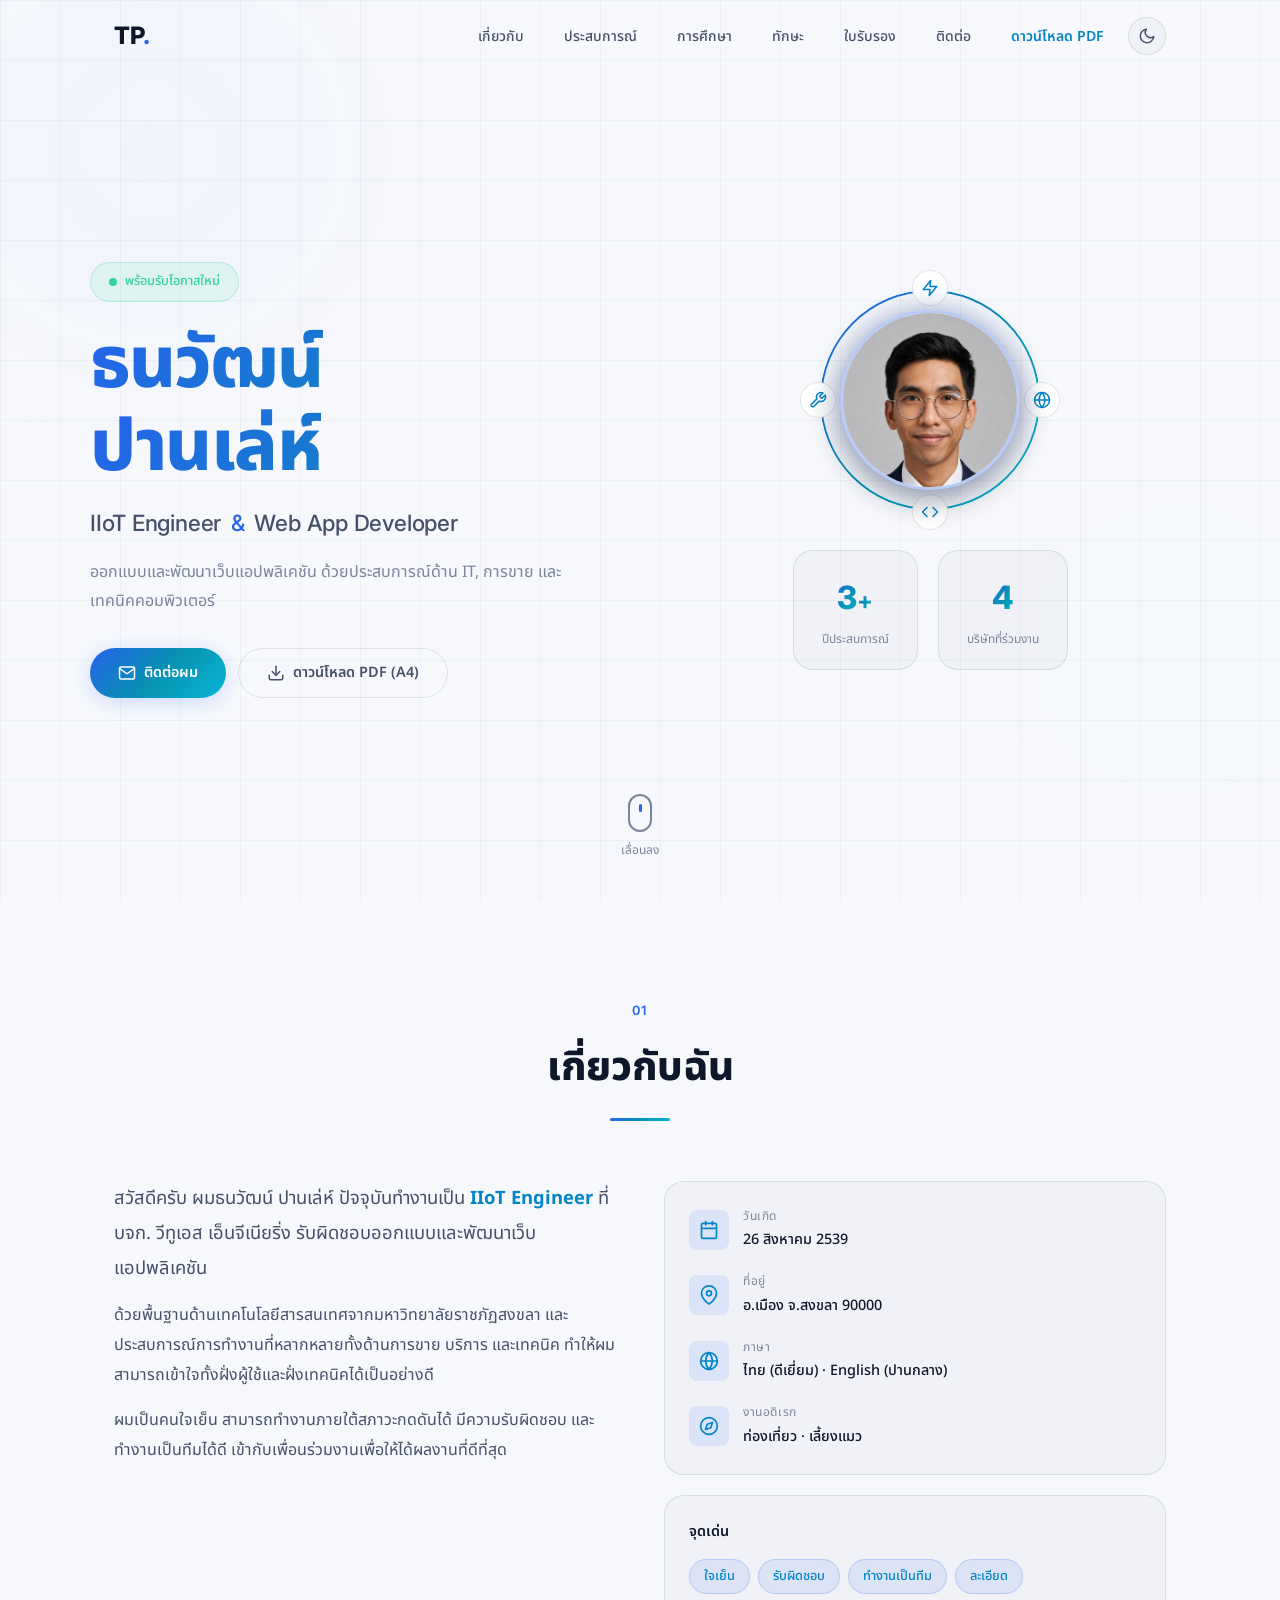
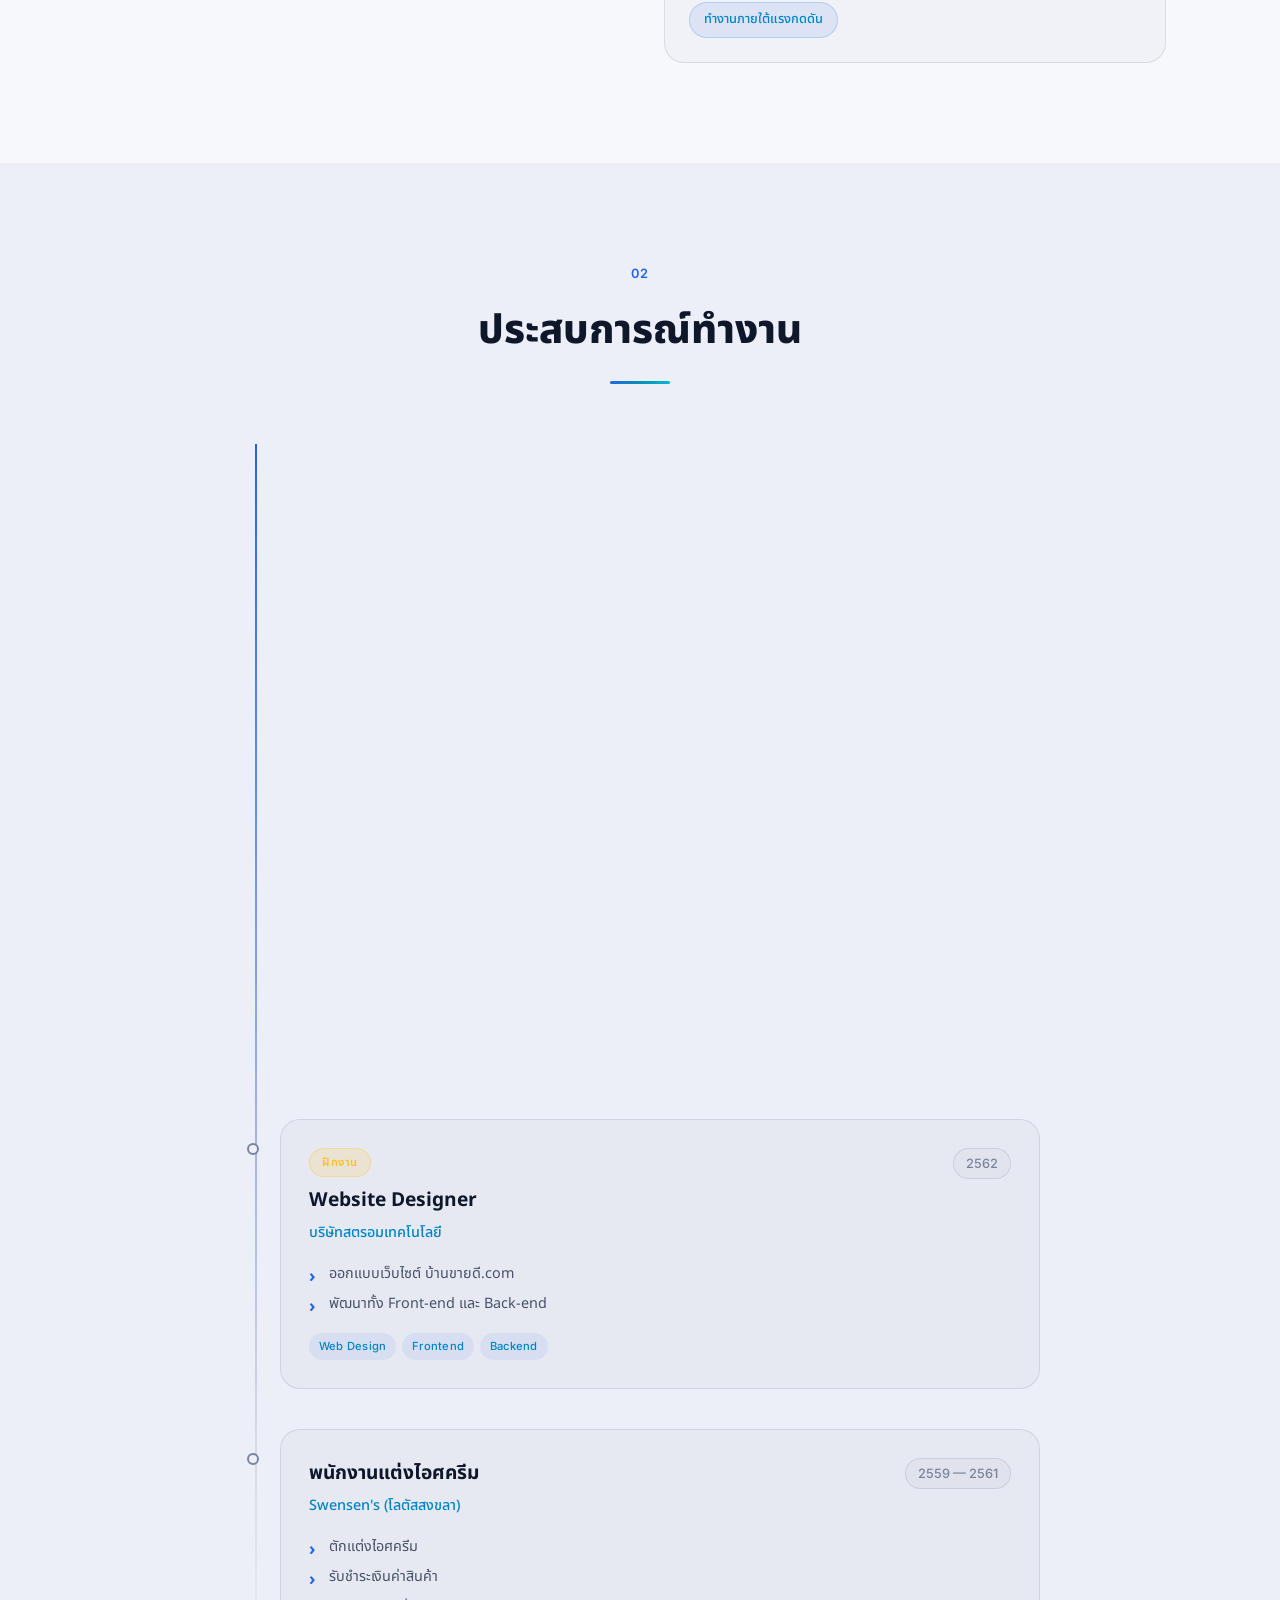
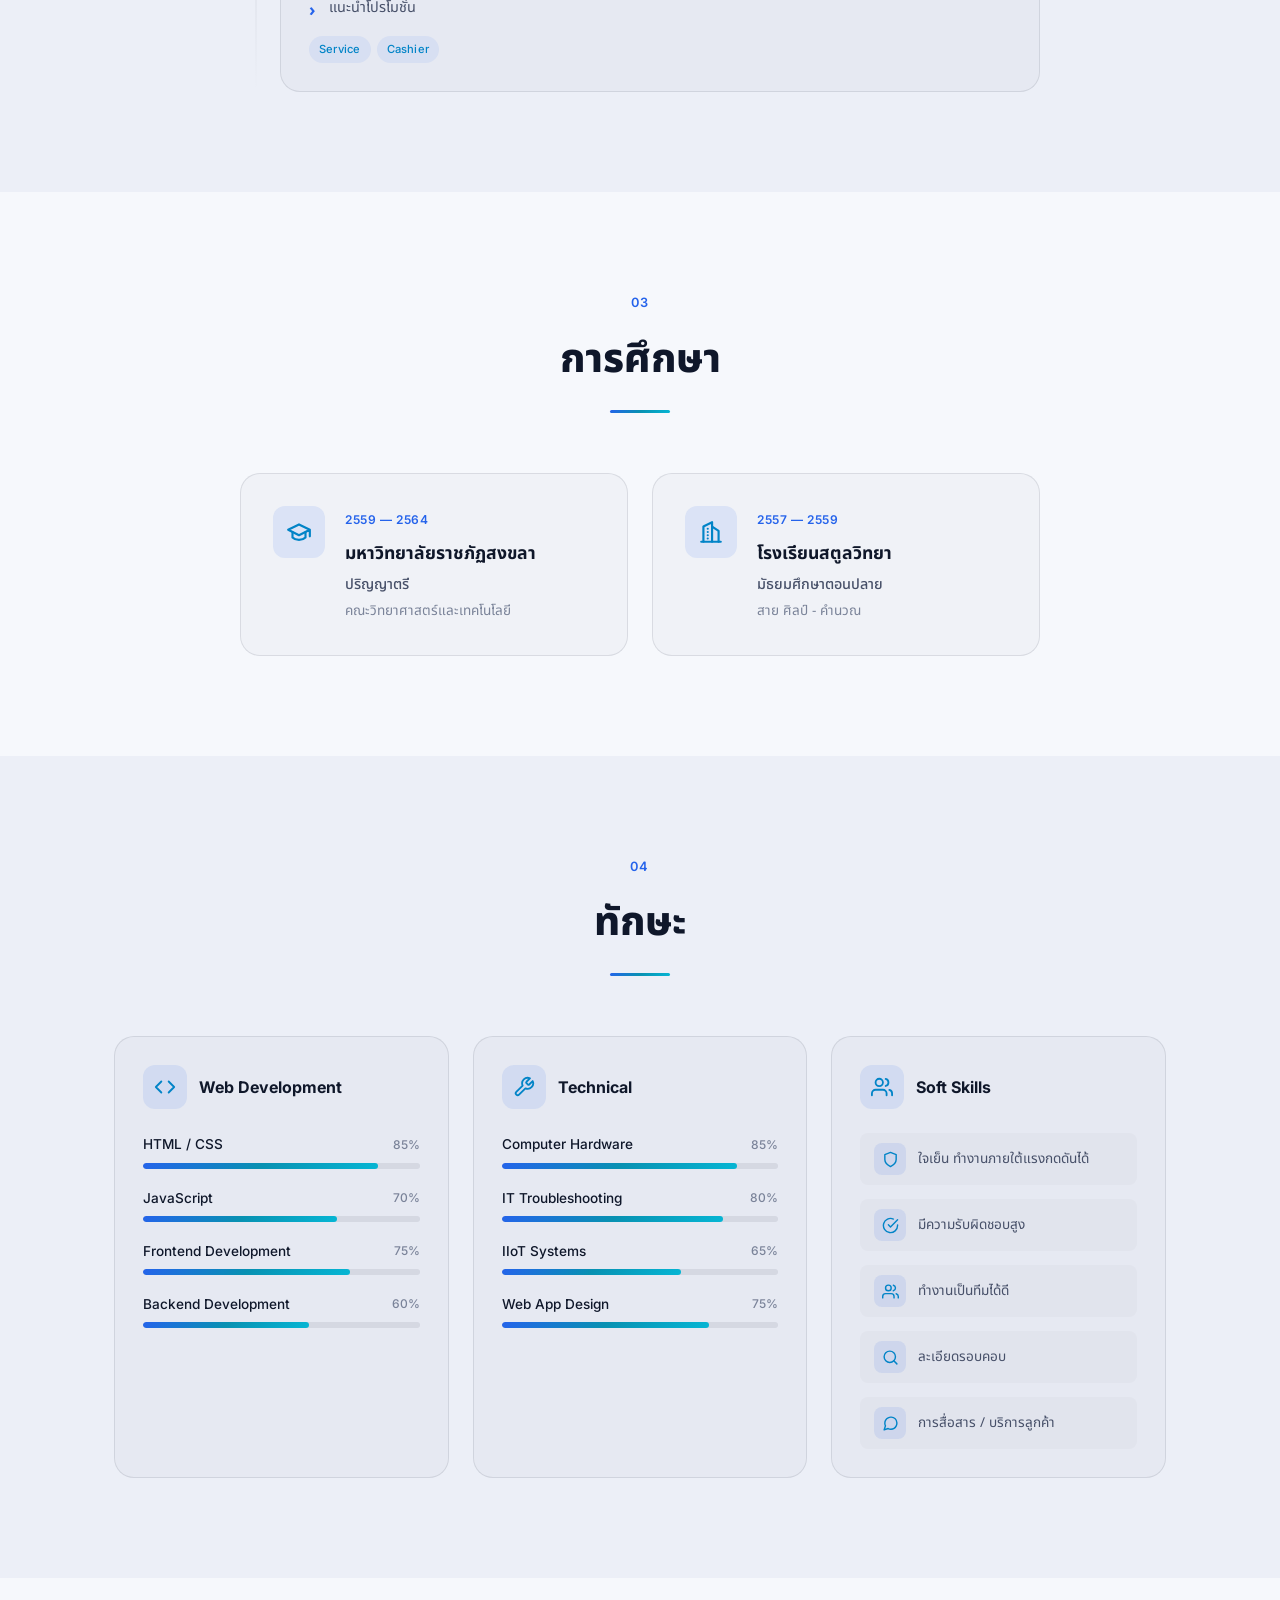
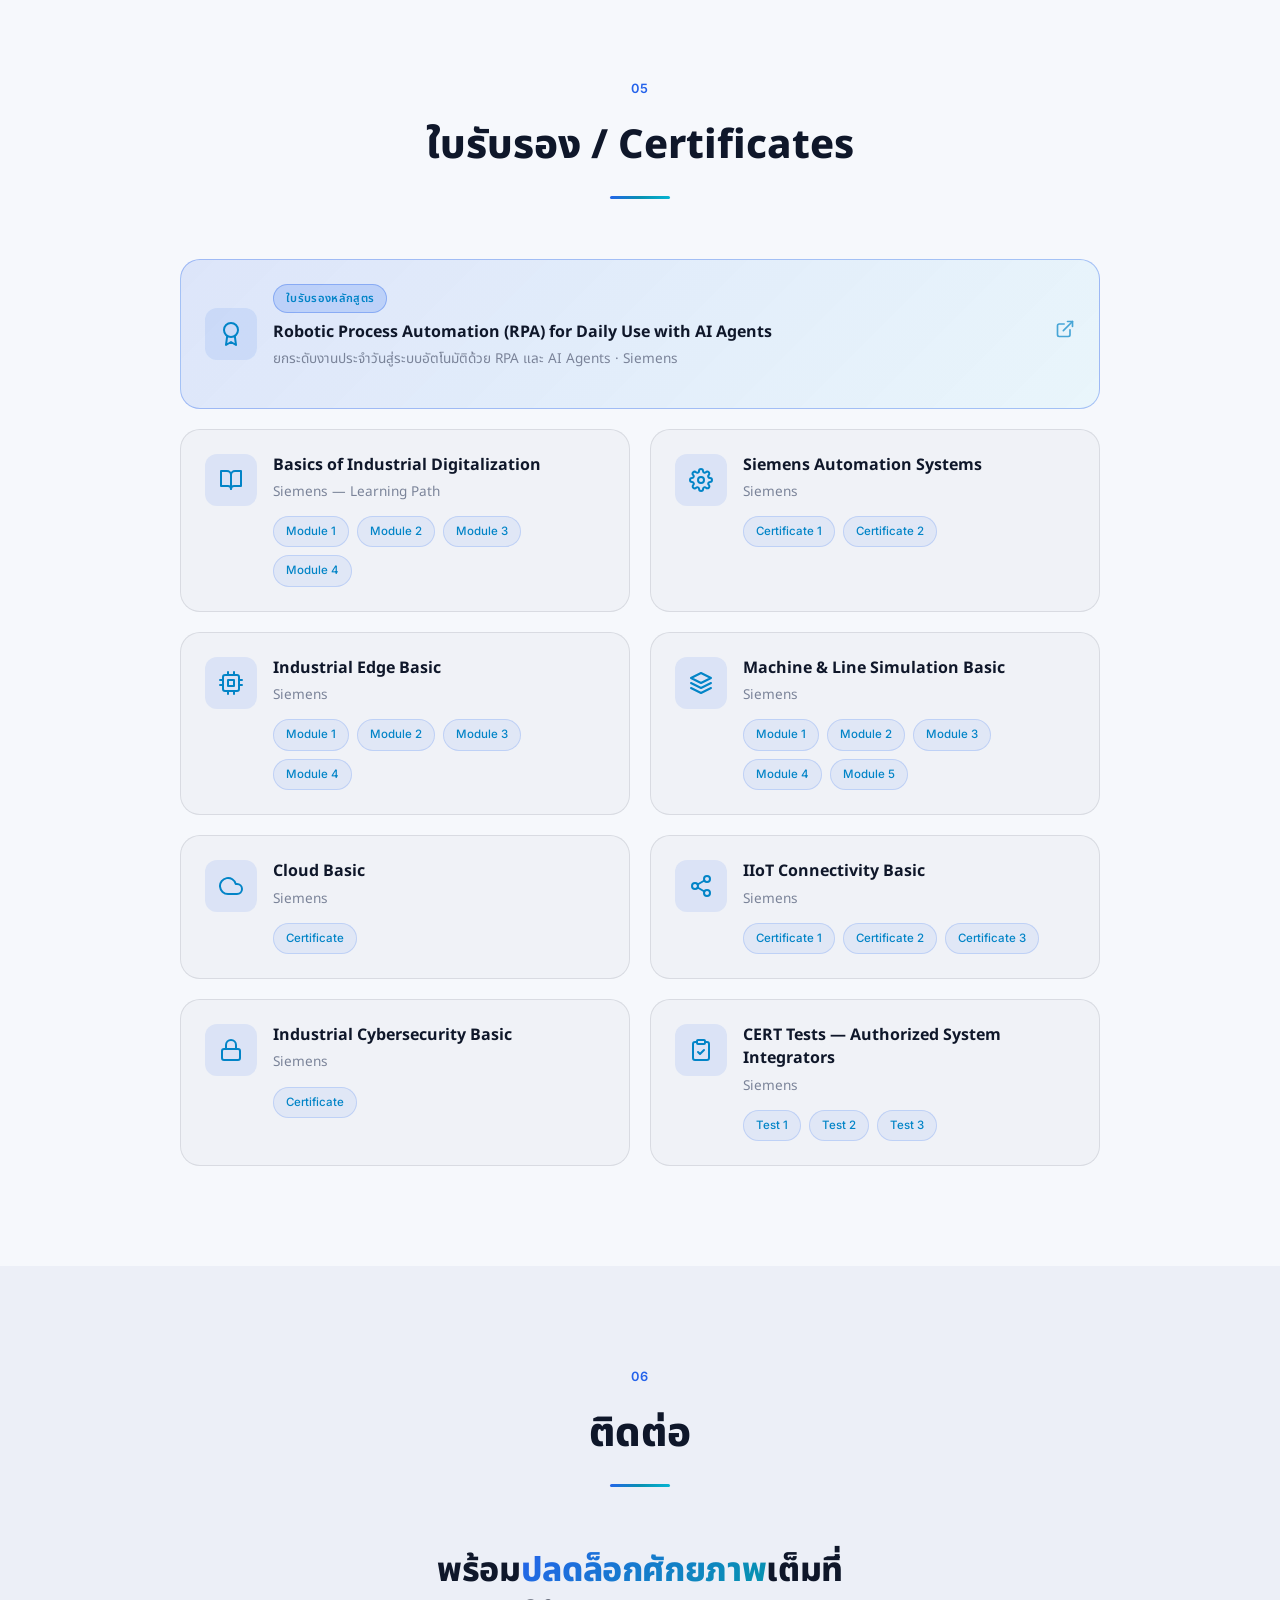
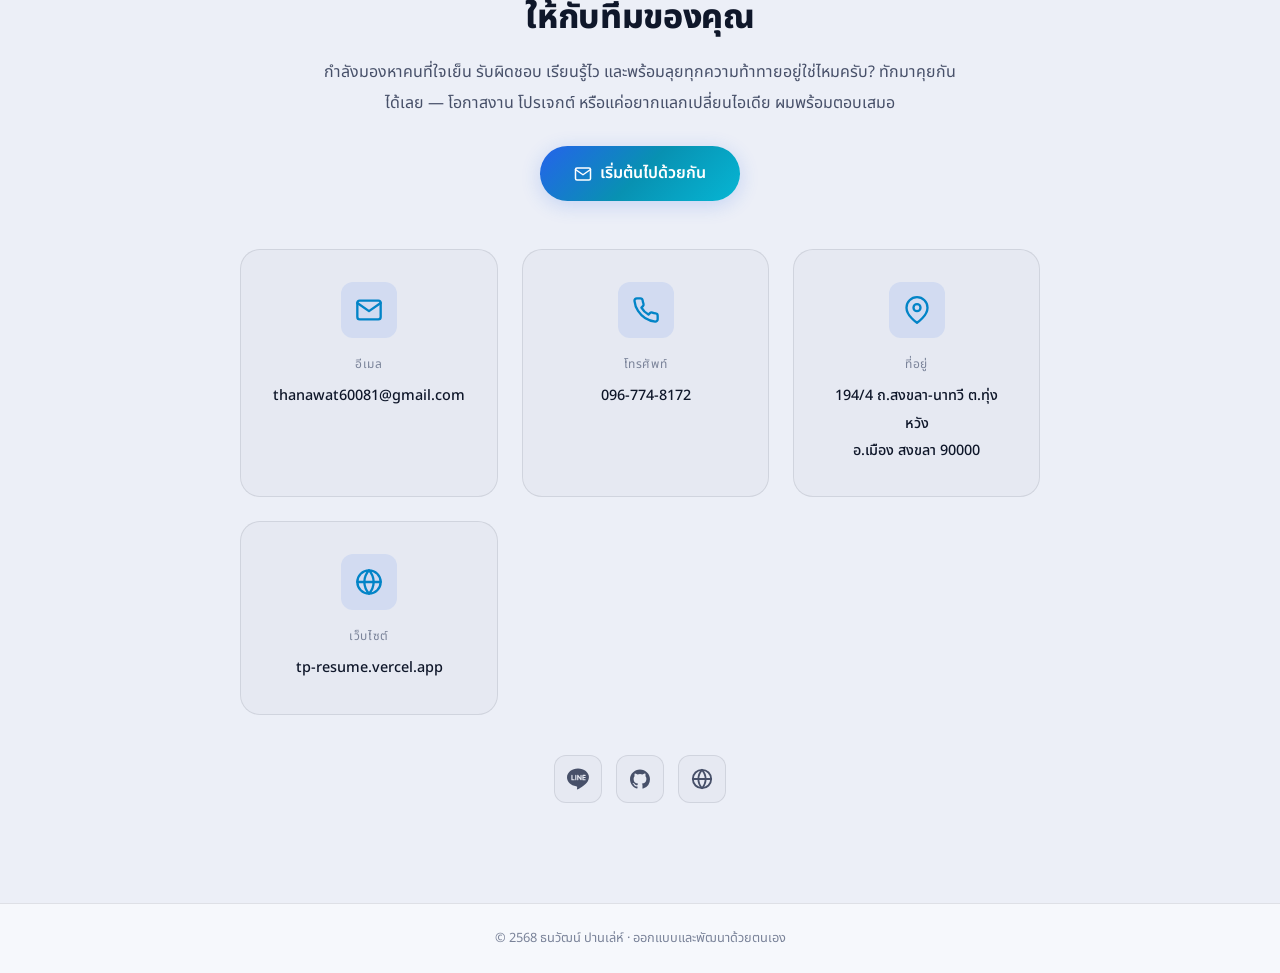
<file: index.html>
<!DOCTYPE html>
<html lang="th">
<head>
    <meta charset="UTF-8">
    <meta name="viewport" content="width=device-width, initial-scale=1.0">
    <meta name="description" content="Resume - ธนวัฒน์ ปานเล่ห์ | IIoT Engineer & Web Developer">
    <title>ธนวัฒน์ ปานเล่ห์ — Resume</title>
    <script>
        // Apply saved/system theme before paint to avoid flash
        (function () {
            var t = localStorage.getItem('theme');
            if (t === 'light' || (!t && window.matchMedia('(prefers-color-scheme: light)').matches)) {
                document.documentElement.setAttribute('data-theme', 'light');
            }
        })();
    </script>
    <link rel="preconnect" href="https://fonts.googleapis.com">
    <link rel="preconnect" href="https://fonts.gstatic.com" crossorigin>
    <link href="https://fonts.googleapis.com/css2?family=Inter:wght@300;400;500;600;700;800;900&family=Noto+Sans+Thai:wght@300;400;500;600;700;800&display=swap" rel="stylesheet">
    <link rel="stylesheet" href="style.css?v=5">
</head>
<body>
    <!-- Scroll Progress -->
    <div class="scroll-progress" id="scrollProgress"></div>

    <!-- Animated Background -->
    <div class="bg-grid"></div>
    <div class="bg-glow bg-glow-1"></div>
    <div class="bg-glow bg-glow-2"></div>
    <div class="bg-glow bg-glow-3"></div>

    <!-- Navigation -->
    <nav class="nav" id="mainNav">
        <div class="nav-inner">
            <a href="#hero" class="nav-logo">TP<span class="accent-dot">.</span></a>
            <div class="nav-right">
                <div class="nav-links">
                    <a href="#about" class="nav-link" data-section="about">เกี่ยวกับ</a>
                    <a href="#experience" class="nav-link" data-section="experience">ประสบการณ์</a>
                    <a href="#education" class="nav-link" data-section="education">การศึกษา</a>
                    <a href="#skills" class="nav-link" data-section="skills">ทักษะ</a>
                    <a href="#certificates" class="nav-link" data-section="certificates">ใบรับรอง</a>
                    <a href="#contact" class="nav-link" data-section="contact">ติดต่อ</a>
                    <a href="Thanawat_Panley_Resume.pdf" download="Thanawat_Panley_Resume.pdf" class="nav-link" style="color: var(--accent-light); font-weight: 600;">ดาวน์โหลด PDF</a>
                </div>
                <button class="theme-toggle" id="themeToggle" aria-label="สลับโหมดสว่าง/มืด">
                    <svg class="icon-sun" width="18" height="18" viewBox="0 0 24 24" fill="none" stroke="currentColor" stroke-width="2" stroke-linecap="round" stroke-linejoin="round"><circle cx="12" cy="12" r="5"/><line x1="12" y1="1" x2="12" y2="3"/><line x1="12" y1="21" x2="12" y2="23"/><line x1="4.22" y1="4.22" x2="5.64" y2="5.64"/><line x1="18.36" y1="18.36" x2="19.78" y2="19.78"/><line x1="1" y1="12" x2="3" y2="12"/><line x1="21" y1="12" x2="23" y2="12"/><line x1="4.22" y1="19.78" x2="5.64" y2="18.36"/><line x1="18.36" y1="5.64" x2="19.78" y2="4.22"/></svg>
                    <svg class="icon-moon" width="18" height="18" viewBox="0 0 24 24" fill="none" stroke="currentColor" stroke-width="2" stroke-linecap="round" stroke-linejoin="round"><path d="M21 12.79A9 9 0 1 1 11.21 3 7 7 0 0 0 21 12.79z"/></svg>
                </button>
                <button class="nav-menu-btn" id="menuBtn" aria-label="Toggle menu">
                    <span></span><span></span><span></span>
                </button>
            </div>
        </div>
    </nav>

    <!-- Mobile Menu -->
    <div class="mobile-menu" id="mobileMenu">
        <a href="#about" class="mobile-link">เกี่ยวกับ</a>
        <a href="#experience" class="mobile-link">ประสบการณ์</a>
        <a href="#education" class="mobile-link">การศึกษา</a>
        <a href="#skills" class="mobile-link">ทักษะ</a>
        <a href="#certificates" class="mobile-link">ใบรับรอง</a>
        <a href="#contact" class="mobile-link">ติดต่อ</a>
        <a href="Thanawat_Panley_Resume.pdf" download="Thanawat_Panley_Resume.pdf" class="mobile-link" style="color: var(--accent-light); font-weight: 600;">ดาวน์โหลด PDF</a>
    </div>

    <!-- Hero Section -->
    <section class="hero" id="hero">
        <div class="hero-content">
            <div class="hero-text">
                <div class="hero-badge animate-in">
                    <span class="status-dot"></span>
                    พร้อมรับโอกาสใหม่
                </div>
                <h1 class="hero-name animate-in delay-1">
                    <span class="hero-name-th">ธนวัฒน์</span>
                    <span class="hero-name-th">ปานเล่ห์</span>
                </h1>
                <p class="hero-title animate-in delay-2">IIoT Engineer <span class="title-divider">&</span> Web App Developer</p>
                <p class="hero-subtitle animate-in delay-3">
                    ออกแบบและพัฒนาเว็บแอปพลิเคชัน ด้วยประสบการณ์ด้าน IT, การขาย และเทคนิคคอมพิวเตอร์
                </p>
                <div class="hero-actions animate-in delay-4">
                    <a href="#contact" class="btn btn-primary">
                        <svg width="18" height="18" viewBox="0 0 24 24" fill="none" stroke="currentColor" stroke-width="2" stroke-linecap="round" stroke-linejoin="round"><path d="M4 4h16c1.1 0 2 .9 2 2v12c0 1.1-.9 2-2 2H4c-1.1 0-2-.9-2-2V6c0-1.1.9-2 2-2z"/><polyline points="22,6 12,13 2,6"/></svg>
                        ติดต่อผม
                    </a>
                    <a href="Thanawat_Panley_Resume.pdf" download="Thanawat_Panley_Resume.pdf" class="btn btn-ghost">
                        <svg width="18" height="18" viewBox="0 0 24 24" fill="none" stroke="currentColor" stroke-width="2" stroke-linecap="round" stroke-linejoin="round"><path d="M21 15v4a2 2 0 0 1-2 2H5a2 2 0 0 1-2-2v-4"/><polyline points="7 10 12 15 17 10"/><line x1="12" y1="15" x2="12" y2="3"/></svg>
                        ดาวน์โหลด PDF (A4)
                    </a>
                </div>
            </div>
            <div class="hero-visual animate-in delay-2">
                <div class="hero-avatar">
                    <div class="avatar-ring"></div>
                    <img src="profile.jpg" alt="ธนวัฒน์ ปานเล่ห์" class="avatar-photo">
                    <div class="avatar-orbit">
                        <div class="orbit-dot" style="--i:0"><span><svg width="18" height="18" viewBox="0 0 24 24" fill="none" stroke="currentColor" stroke-width="2" stroke-linecap="round" stroke-linejoin="round"><polygon points="13 2 3 14 12 14 11 22 21 10 12 10 13 2"/></svg></span></div>
                        <div class="orbit-dot" style="--i:1"><span><svg width="18" height="18" viewBox="0 0 24 24" fill="none" stroke="currentColor" stroke-width="2" stroke-linecap="round" stroke-linejoin="round"><circle cx="12" cy="12" r="10"/><line x1="2" y1="12" x2="22" y2="12"/><path d="M12 2a15.3 15.3 0 0 1 4 10 15.3 15.3 0 0 1-4 10 15.3 15.3 0 0 1-4-10 15.3 15.3 0 0 1 4-10z"/></svg></span></div>
                        <div class="orbit-dot" style="--i:2"><span><svg width="18" height="18" viewBox="0 0 24 24" fill="none" stroke="currentColor" stroke-width="2" stroke-linecap="round" stroke-linejoin="round"><polyline points="16 18 22 12 16 6"/><polyline points="8 6 2 12 8 18"/></svg></span></div>
                        <div class="orbit-dot" style="--i:3"><span><svg width="18" height="18" viewBox="0 0 24 24" fill="none" stroke="currentColor" stroke-width="2" stroke-linecap="round" stroke-linejoin="round"><path d="M14.7 6.3a1 1 0 0 0 0 1.4l1.6 1.6a1 1 0 0 0 1.4 0l3.77-3.77a6 6 0 0 1-7.94 7.94l-6.91 6.91a2.12 2.12 0 0 1-3-3l6.91-6.91a6 6 0 0 1 7.94-7.94l-3.76 3.76z"/></svg></span></div>
                    </div>
                </div>
                <div class="hero-stats">
                    <div class="stat-card">
                        <span class="stat-number" data-target="3">0</span><span class="stat-suffix">+</span>
                        <span class="stat-label">ปีประสบการณ์</span>
                    </div>
                    <div class="stat-card">
                        <span class="stat-number" data-target="4">0</span>
                        <span class="stat-label">บริษัทที่ร่วมงาน</span>
                    </div>
                </div>
            </div>
        </div>
        <div class="scroll-indicator animate-in delay-5">
            <div class="scroll-mouse">
                <div class="scroll-wheel"></div>
            </div>
            <span>เลื่อนลง</span>
        </div>
    </section>

    <!-- About Section -->
    <section class="section" id="about">
        <div class="container">
            <div class="section-header">
                <span class="section-tag">01</span>
                <h2 class="section-title">เกี่ยวกับฉัน</h2>
                <div class="section-line"></div>
            </div>
            <div class="about-grid">
                <div class="about-text reveal">
                    <p class="about-lead">
                        สวัสดีครับ ผมธนวัฒน์ ปานเล่ห์ ปัจจุบันทำงานเป็น <strong>IIoT Engineer</strong> 
                        ที่ บจก. วีทูเอส เอ็นจีเนียริ่ง รับผิดชอบออกแบบและพัฒนาเว็บแอปพลิเคชัน
                    </p>
                    <p>
                        ด้วยพื้นฐานด้านเทคโนโลยีสารสนเทศจากมหาวิทยาลัยราชภัฏสงขลา 
                        และประสบการณ์การทำงานที่หลากหลายทั้งด้านการขาย บริการ และเทคนิค 
                        ทำให้ผมสามารถเข้าใจทั้งฝั่งผู้ใช้และฝั่งเทคนิคได้เป็นอย่างดี
                    </p>
                    <p>
                        ผมเป็นคนใจเย็น สามารถทำงานภายใต้สภาวะกดดันได้ มีความรับผิดชอบ 
                        และทำงานเป็นทีมได้ดี เข้ากับเพื่อนร่วมงานเพื่อให้ได้ผลงานที่ดีที่สุด
                    </p>
                </div>
                <div class="about-info reveal">
                    <div class="info-card">
                        <div class="info-item">
                            <span class="info-icon"><svg width="20" height="20" viewBox="0 0 24 24" fill="none" stroke="currentColor" stroke-width="2" stroke-linecap="round" stroke-linejoin="round"><rect x="3" y="4" width="18" height="18" rx="2" ry="2"/><line x1="16" y1="2" x2="16" y2="6"/><line x1="8" y1="2" x2="8" y2="6"/><line x1="3" y1="10" x2="21" y2="10"/></svg></span>
                            <div>
                                <span class="info-label">วันเกิด</span>
                                <span class="info-value">26 สิงหาคม 2539</span>
                            </div>
                        </div>
                        <div class="info-item">
                            <span class="info-icon"><svg width="20" height="20" viewBox="0 0 24 24" fill="none" stroke="currentColor" stroke-width="2" stroke-linecap="round" stroke-linejoin="round"><path d="M21 10c0 7-9 13-9 13s-9-6-9-13a9 9 0 0 1 18 0z"/><circle cx="12" cy="10" r="3"/></svg></span>
                            <div>
                                <span class="info-label">ที่อยู่</span>
                                <span class="info-value">อ.เมือง จ.สงขลา 90000</span>
                            </div>
                        </div>
                        <div class="info-item">
                            <span class="info-icon"><svg width="20" height="20" viewBox="0 0 24 24" fill="none" stroke="currentColor" stroke-width="2" stroke-linecap="round" stroke-linejoin="round"><circle cx="12" cy="12" r="10"/><line x1="2" y1="12" x2="22" y2="12"/><path d="M12 2a15.3 15.3 0 0 1 4 10 15.3 15.3 0 0 1-4 10 15.3 15.3 0 0 1-4-10 15.3 15.3 0 0 1 4-10z"/></svg></span>
                            <div>
                                <span class="info-label">ภาษา</span>
                                <span class="info-value">ไทย (ดีเยี่ยม) · English (ปานกลาง)</span>
                            </div>
                        </div>
                        <div class="info-item">
                            <span class="info-icon"><svg width="20" height="20" viewBox="0 0 24 24" fill="none" stroke="currentColor" stroke-width="2" stroke-linecap="round" stroke-linejoin="round"><circle cx="12" cy="12" r="10"/><polygon points="16.24 7.76 14.12 14.12 7.76 16.24 9.88 9.88 16.24 7.76"/></svg></span>
                            <div>
                                <span class="info-label">งานอดิเรก</span>
                                <span class="info-value">ท่องเที่ยว · เลี้ยงแมว</span>
                            </div>
                        </div>
                    </div>
                    <div class="strengths-card">
                        <h3 class="strengths-title">จุดเด่น</h3>
                        <div class="strength-tags">
                            <span class="tag">ใจเย็น</span>
                            <span class="tag">รับผิดชอบ</span>
                            <span class="tag">ทำงานเป็นทีม</span>
                            <span class="tag">ละเอียด</span>
                            <span class="tag">ทำงานภายใต้แรงกดดัน</span>
                        </div>
                    </div>
                </div>
            </div>
        </div>
    </section>

    <!-- Experience Section -->
    <section class="section section-dark" id="experience">
        <div class="container">
            <div class="section-header">
                <span class="section-tag">02</span>
                <h2 class="section-title">ประสบการณ์ทำงาน</h2>
                <div class="section-line"></div>
            </div>
            <div class="timeline">
                <!-- V2S Engineering -->
                <div class="timeline-item reveal">
                    <div class="timeline-marker current">
                        <div class="marker-pulse"></div>
                    </div>
                    <div class="timeline-content">
                        <div class="timeline-header">
                            <div>
                                <span class="timeline-badge current-badge">ปัจจุบัน</span>
                                <h3 class="timeline-title">IIoT Engineer</h3>
                                <p class="timeline-company">บจก. วีทูเอส เอ็นจีเนียริ่ง (V2S Engineering)</p>
                            </div>
                            <span class="timeline-date">ก.พ. 2568 — ปัจจุบัน</span>
                        </div>
                        <ul class="timeline-details">
                            <li>ออกแบบและพัฒนาเว็บแอปพลิเคชัน</li>
                            <li>ทำงานด้าน Industrial Internet of Things (IIoT)</li>
                        </ul>
                        <div class="timeline-tags">
                            <span>Web App Design</span>
                            <span>IIoT</span>
                            <span>Frontend</span>
                        </div>
                    </div>
                </div>

                <!-- JIB -->
                <div class="timeline-item reveal">
                    <div class="timeline-marker"></div>
                    <div class="timeline-content">
                        <div class="timeline-header">
                            <div>
                                <h3 class="timeline-title">พนักงานขาย / ช่างเทคนิค</h3>
                                <p class="timeline-company">บริษัท เจ.ไอ.บี. คอมพิวเตอร์ กรุ๊ป จำกัด (JIB)</p>
                            </div>
                            <span class="timeline-date">2564 — 2568</span>
                        </div>
                        <ul class="timeline-details">
                            <li>แนะนำสินค้าโปรโมชั่นและผลิตภัณฑ์สินค้าไอที</li>
                            <li>บริการแนะนำข้อมูลอื่น ๆ ตามที่ลูกค้าสอบถาม</li>
                            <li>รับชำระเงินค่าสินค้า</li>
                            <li>จัดเรียงสินค้าในร้าน และเช็คสต็อคสินค้า</li>
                            <li>แก้ไขปัญหาทางเทคนิคคอมพิวเตอร์</li>
                        </ul>
                        <div class="timeline-tags">
                            <span>IT Sales</span>
                            <span>Technical Support</span>
                            <span>Customer Service</span>
                        </div>
                    </div>
                </div>

                <!-- Strom Technology -->
                <div class="timeline-item reveal">
                    <div class="timeline-marker"></div>
                    <div class="timeline-content">
                        <div class="timeline-header">
                            <div>
                                <span class="timeline-badge intern-badge">ฝึกงาน</span>
                                <h3 class="timeline-title">Website Designer</h3>
                                <p class="timeline-company">บริษัทสตรอมเทคโนโลยี</p>
                            </div>
                            <span class="timeline-date">2562</span>
                        </div>
                        <ul class="timeline-details">
                            <li>ออกแบบเว็บไซต์ บ้านขายดี.com</li>
                            <li>พัฒนาทั้ง Front-end และ Back-end</li>
                        </ul>
                        <div class="timeline-tags">
                            <span>Web Design</span>
                            <span>Frontend</span>
                            <span>Backend</span>
                        </div>
                    </div>
                </div>

                <!-- Swensen's -->
                <div class="timeline-item reveal">
                    <div class="timeline-marker"></div>
                    <div class="timeline-content">
                        <div class="timeline-header">
                            <div>
                                <h3 class="timeline-title">พนักงานแต่งไอศครีม</h3>
                                <p class="timeline-company">Swensen's (โลตัสสงขลา)</p>
                            </div>
                            <span class="timeline-date">2559 — 2561</span>
                        </div>
                        <ul class="timeline-details">
                            <li>ตักแต่งไอศครีม</li>
                            <li>รับชำระเงินค่าสินค้า</li>
                            <li>แนะนำโปรโมชั่น</li>
                        </ul>
                        <div class="timeline-tags">
                            <span>Service</span>
                            <span>Cashier</span>
                        </div>
                    </div>
                </div>
            </div>
        </div>
    </section>

    <!-- Education Section -->
    <section class="section" id="education">
        <div class="container">
            <div class="section-header">
                <span class="section-tag">03</span>
                <h2 class="section-title">การศึกษา</h2>
                <div class="section-line"></div>
            </div>
            <div class="edu-grid">
                <div class="edu-card reveal">
                    <div class="edu-icon"><svg width="26" height="26" viewBox="0 0 24 24" fill="none" stroke="currentColor" stroke-width="2" stroke-linecap="round" stroke-linejoin="round"><path d="M22 10v6M2 10l10-5 10 5-10 5z"/><path d="M6 12v5c3 3 9 3 12 0v-5"/></svg></div>
                    <div class="edu-info">
                        <span class="edu-year">2559 — 2564</span>
                        <h3 class="edu-school">มหาวิทยาลัยราชภัฏสงขลา</h3>
                        <p class="edu-degree">ปริญญาตรี</p>
                        <p class="edu-faculty">คณะวิทยาศาสตร์และเทคโนโลยี</p>
                    </div>
                </div>
                <div class="edu-card reveal">
                    <div class="edu-icon"><svg width="26" height="26" viewBox="0 0 24 24" fill="none" stroke="currentColor" stroke-width="2" stroke-linecap="round" stroke-linejoin="round"><path d="M3 21h18"/><path d="M5 21V7l8-4v18"/><path d="M19 21V11l-6-4"/><line x1="9" y1="9" x2="9" y2="9.01"/><line x1="9" y1="12" x2="9" y2="12.01"/><line x1="9" y1="15" x2="9" y2="15.01"/><line x1="9" y1="18" x2="9" y2="18.01"/></svg></div>
                    <div class="edu-info">
                        <span class="edu-year">2557 — 2559</span>
                        <h3 class="edu-school">โรงเรียนสตูลวิทยา</h3>
                        <p class="edu-degree">มัธยมศึกษาตอนปลาย</p>
                        <p class="edu-faculty">สาย ศิลป์ - คำนวณ</p>
                    </div>
                </div>
            </div>
        </div>
    </section>

    <!-- Skills Section -->
    <section class="section section-dark" id="skills">
        <div class="container">
            <div class="section-header">
                <span class="section-tag">04</span>
                <h2 class="section-title">ทักษะ</h2>
                <div class="section-line"></div>
            </div>
            <div class="skills-grid">
                <div class="skill-category reveal">
                    <div class="skill-cat-header">
                        <span class="skill-cat-icon"><svg width="22" height="22" viewBox="0 0 24 24" fill="none" stroke="currentColor" stroke-width="2" stroke-linecap="round" stroke-linejoin="round"><polyline points="16 18 22 12 16 6"/><polyline points="8 6 2 12 8 18"/></svg></span>
                        <h3>Web Development</h3>
                    </div>
                    <div class="skill-items">
                        <div class="skill-item">
                            <div class="skill-info">
                                <span>HTML / CSS</span>
                                <span class="skill-pct">85%</span>
                            </div>
                            <div class="skill-bar"><div class="skill-fill" data-width="85"></div></div>
                        </div>
                        <div class="skill-item">
                            <div class="skill-info">
                                <span>JavaScript</span>
                                <span class="skill-pct">70%</span>
                            </div>
                            <div class="skill-bar"><div class="skill-fill" data-width="70"></div></div>
                        </div>
                        <div class="skill-item">
                            <div class="skill-info">
                                <span>Frontend Development</span>
                                <span class="skill-pct">75%</span>
                            </div>
                            <div class="skill-bar"><div class="skill-fill" data-width="75"></div></div>
                        </div>
                        <div class="skill-item">
                            <div class="skill-info">
                                <span>Backend Development</span>
                                <span class="skill-pct">60%</span>
                            </div>
                            <div class="skill-bar"><div class="skill-fill" data-width="60"></div></div>
                        </div>
                    </div>
                </div>
                <div class="skill-category reveal">
                    <div class="skill-cat-header">
                        <span class="skill-cat-icon"><svg width="22" height="22" viewBox="0 0 24 24" fill="none" stroke="currentColor" stroke-width="2" stroke-linecap="round" stroke-linejoin="round"><path d="M14.7 6.3a1 1 0 0 0 0 1.4l1.6 1.6a1 1 0 0 0 1.4 0l3.77-3.77a6 6 0 0 1-7.94 7.94l-6.91 6.91a2.12 2.12 0 0 1-3-3l6.91-6.91a6 6 0 0 1 7.94-7.94l-3.76 3.76z"/></svg></span>
                        <h3>Technical</h3>
                    </div>
                    <div class="skill-items">
                        <div class="skill-item">
                            <div class="skill-info">
                                <span>Computer Hardware</span>
                                <span class="skill-pct">85%</span>
                            </div>
                            <div class="skill-bar"><div class="skill-fill" data-width="85"></div></div>
                        </div>
                        <div class="skill-item">
                            <div class="skill-info">
                                <span>IT Troubleshooting</span>
                                <span class="skill-pct">80%</span>
                            </div>
                            <div class="skill-bar"><div class="skill-fill" data-width="80"></div></div>
                        </div>
                        <div class="skill-item">
                            <div class="skill-info">
                                <span>IIoT Systems</span>
                                <span class="skill-pct">65%</span>
                            </div>
                            <div class="skill-bar"><div class="skill-fill" data-width="65"></div></div>
                        </div>
                        <div class="skill-item">
                            <div class="skill-info">
                                <span>Web App Design</span>
                                <span class="skill-pct">75%</span>
                            </div>
                            <div class="skill-bar"><div class="skill-fill" data-width="75"></div></div>
                        </div>
                    </div>
                </div>
                <div class="skill-category reveal">
                    <div class="skill-cat-header">
                        <span class="skill-cat-icon"><svg width="22" height="22" viewBox="0 0 24 24" fill="none" stroke="currentColor" stroke-width="2" stroke-linecap="round" stroke-linejoin="round"><path d="M17 21v-2a4 4 0 0 0-4-4H5a4 4 0 0 0-4 4v2"/><circle cx="9" cy="7" r="4"/><path d="M23 21v-2a4 4 0 0 0-3-3.87"/><path d="M16 3.13a4 4 0 0 1 0 7.75"/></svg></span>
                        <h3>Soft Skills</h3>
                    </div>
                    <div class="soft-skills">
                        <div class="soft-skill">
                            <div class="soft-skill-icon"><svg width="17" height="17" viewBox="0 0 24 24" fill="none" stroke="currentColor" stroke-width="2" stroke-linecap="round" stroke-linejoin="round"><path d="M12 22s8-4 8-10V5l-8-3-8 3v7c0 6 8 10 8 10z"/></svg></div>
                            <span>ใจเย็น ทำงานภายใต้แรงกดดันได้</span>
                        </div>
                        <div class="soft-skill">
                            <div class="soft-skill-icon"><svg width="17" height="17" viewBox="0 0 24 24" fill="none" stroke="currentColor" stroke-width="2" stroke-linecap="round" stroke-linejoin="round"><path d="M22 11.08V12a10 10 0 1 1-5.93-9.14"/><polyline points="22 4 12 14.01 9 11.01"/></svg></div>
                            <span>มีความรับผิดชอบสูง</span>
                        </div>
                        <div class="soft-skill">
                            <div class="soft-skill-icon"><svg width="17" height="17" viewBox="0 0 24 24" fill="none" stroke="currentColor" stroke-width="2" stroke-linecap="round" stroke-linejoin="round"><path d="M17 21v-2a4 4 0 0 0-4-4H5a4 4 0 0 0-4 4v2"/><circle cx="9" cy="7" r="4"/><path d="M23 21v-2a4 4 0 0 0-3-3.87"/><path d="M16 3.13a4 4 0 0 1 0 7.75"/></svg></div>
                            <span>ทำงานเป็นทีมได้ดี</span>
                        </div>
                        <div class="soft-skill">
                            <div class="soft-skill-icon"><svg width="17" height="17" viewBox="0 0 24 24" fill="none" stroke="currentColor" stroke-width="2" stroke-linecap="round" stroke-linejoin="round"><circle cx="11" cy="11" r="8"/><line x1="21" y1="21" x2="16.65" y2="16.65"/></svg></div>
                            <span>ละเอียดรอบคอบ</span>
                        </div>
                        <div class="soft-skill">
                            <div class="soft-skill-icon"><svg width="17" height="17" viewBox="0 0 24 24" fill="none" stroke="currentColor" stroke-width="2" stroke-linecap="round" stroke-linejoin="round"><path d="M21 11.5a8.38 8.38 0 0 1-.9 3.8 8.5 8.5 0 0 1-7.6 4.7 8.38 8.38 0 0 1-3.8-.9L3 21l1.9-5.7a8.38 8.38 0 0 1-.9-3.8 8.5 8.5 0 0 1 4.7-7.6 8.38 8.38 0 0 1 3.8-.9h.5a8.48 8.48 0 0 1 8 8v.5z"/></svg></div>
                            <span>การสื่อสาร / บริการลูกค้า</span>
                        </div>
                    </div>
                </div>
            </div>
        </div>
    </section>

    <!-- Certificates Section -->
    <section class="section" id="certificates">
        <div class="container">
            <div class="section-header">
                <span class="section-tag">05</span>
                <h2 class="section-title">ใบรับรอง / Certificates</h2>
                <div class="section-line"></div>
            </div>
            <div class="cert-grid">
                <!-- Main Certificate -->
                <a href="CertificateSiemens_ThanawatPanley/26 คุณธนวัฒน์ ปานเล่ห์.pdf" target="_blank" class="cert-card cert-card-featured reveal">
                    <div class="cert-icon"><svg width="24" height="24" viewBox="0 0 24 24" fill="none" stroke="currentColor" stroke-width="2" stroke-linecap="round" stroke-linejoin="round"><circle cx="12" cy="8" r="7"/><polyline points="8.21 13.89 7 23 12 20 17 23 15.79 13.88"/></svg></div>
                    <div class="cert-info">
                        <span class="cert-badge featured-badge">ใบรับรองหลักสูตร</span>
                        <h3 class="cert-name">Robotic Process Automation (RPA) for Daily Use with AI Agents</h3>
                        <p class="cert-issuer">ยกระดับงานประจำวันสู่ระบบอัตโนมัติด้วย RPA และ AI Agents · Siemens</p>
                    </div>
                    <div class="cert-action">
                        <svg width="20" height="20" viewBox="0 0 24 24" fill="none" stroke="currentColor" stroke-width="2" stroke-linecap="round" stroke-linejoin="round"><path d="M18 13v6a2 2 0 0 1-2 2H5a2 2 0 0 1-2-2V8a2 2 0 0 1 2-2h6"/><polyline points="15 3 21 3 21 9"/><line x1="10" y1="14" x2="21" y2="3"/></svg>
                    </div>
                </a>

                <!-- Learning Path -->
                <div class="cert-card reveal">
                    <div class="cert-icon"><svg width="24" height="24" viewBox="0 0 24 24" fill="none" stroke="currentColor" stroke-width="2" stroke-linecap="round" stroke-linejoin="round"><path d="M2 3h6a4 4 0 0 1 4 4v14a3 3 0 0 0-3-3H2z"/><path d="M22 3h-6a4 4 0 0 0-4 4v14a3 3 0 0 1 3-3h7z"/></svg></div>
                    <div class="cert-info">
                        <h3 class="cert-name">Basics of Industrial Digitalization</h3>
                        <p class="cert-issuer">Siemens — Learning Path</p>
                        <div class="cert-files">
                            <a href="CertificateSiemens_ThanawatPanley/Learning Path Basics of Industrial Digitalization/Confirmation1_1.pdf" target="_blank">Module 1</a>
                            <a href="CertificateSiemens_ThanawatPanley/Learning Path Basics of Industrial Digitalization/Confirmation1_2.pdf" target="_blank">Module 2</a>
                            <a href="CertificateSiemens_ThanawatPanley/Learning Path Basics of Industrial Digitalization/Confirmation1_3.pdf" target="_blank">Module 3</a>
                            <a href="CertificateSiemens_ThanawatPanley/Learning Path Basics of Industrial Digitalization/Confirmation1_4.pdf" target="_blank">Module 4</a>
                        </div>
                    </div>
                </div>

                <!-- Siemens Automation Systems -->
                <div class="cert-card reveal">
                    <div class="cert-icon"><svg width="24" height="24" viewBox="0 0 24 24" fill="none" stroke="currentColor" stroke-width="2" stroke-linecap="round" stroke-linejoin="round"><circle cx="12" cy="12" r="3"/><path d="M19.4 15a1.65 1.65 0 0 0 .33 1.82l.06.06a2 2 0 1 1-2.83 2.83l-.06-.06a1.65 1.65 0 0 0-1.82-.33 1.65 1.65 0 0 0-1 1.51V21a2 2 0 0 1-4 0v-.09A1.65 1.65 0 0 0 9 19.4a1.65 1.65 0 0 0-1.82.33l-.06.06a2 2 0 1 1-2.83-2.83l.06-.06a1.65 1.65 0 0 0 .33-1.82 1.65 1.65 0 0 0-1.51-1H3a2 2 0 0 1 0-4h.09A1.65 1.65 0 0 0 4.6 9a1.65 1.65 0 0 0-.33-1.82l-.06-.06a2 2 0 1 1 2.83-2.83l.06.06a1.65 1.65 0 0 0 1.82.33H9a1.65 1.65 0 0 0 1-1.51V3a2 2 0 0 1 4 0v.09a1.65 1.65 0 0 0 1 1.51 1.65 1.65 0 0 0 1.82-.33l.06-.06a2 2 0 1 1 2.83 2.83l-.06.06a1.65 1.65 0 0 0-.33 1.82V9a1.65 1.65 0 0 0 1.51 1H21a2 2 0 0 1 0 4h-.09a1.65 1.65 0 0 0-1.51 1z"/></svg></div>
                    <div class="cert-info">
                        <h3 class="cert-name">Siemens Automation Systems</h3>
                        <p class="cert-issuer">Siemens</p>
                        <div class="cert-files">
                            <a href="CertificateSiemens_ThanawatPanley/Siemens Automation Systems 2/Certificate - Siemens1.pdf" target="_blank">Certificate 1</a>
                            <a href="CertificateSiemens_ThanawatPanley/Siemens Automation Systems 2/Certificate - Siemens2.pdf" target="_blank">Certificate 2</a>
                        </div>
                    </div>
                </div>

                <!-- Industrial Edge Basic -->
                <div class="cert-card reveal">
                    <div class="cert-icon"><svg width="24" height="24" viewBox="0 0 24 24" fill="none" stroke="currentColor" stroke-width="2" stroke-linecap="round" stroke-linejoin="round"><rect x="4" y="4" width="16" height="16" rx="2"/><rect x="9" y="9" width="6" height="6"/><line x1="9" y1="1" x2="9" y2="4"/><line x1="15" y1="1" x2="15" y2="4"/><line x1="9" y1="20" x2="9" y2="23"/><line x1="15" y1="20" x2="15" y2="23"/><line x1="20" y1="9" x2="23" y2="9"/><line x1="20" y1="14" x2="23" y2="14"/><line x1="1" y1="9" x2="4" y2="9"/><line x1="1" y1="14" x2="4" y2="14"/></svg></div>
                    <div class="cert-info">
                        <h3 class="cert-name">Industrial Edge Basic</h3>
                        <p class="cert-issuer">Siemens</p>
                        <div class="cert-files">
                            <a href="CertificateSiemens_ThanawatPanley/Industrial Edge Basic3/Confirmation3_1.pdf" target="_blank">Module 1</a>
                            <a href="CertificateSiemens_ThanawatPanley/Industrial Edge Basic3/Confirmation3_2.pdf" target="_blank">Module 2</a>
                            <a href="CertificateSiemens_ThanawatPanley/Industrial Edge Basic3/Confirmation3_3.pdf" target="_blank">Module 3</a>
                            <a href="CertificateSiemens_ThanawatPanley/Industrial Edge Basic3/Confirmation3_4.pdf" target="_blank">Module 4</a>
                        </div>
                    </div>
                </div>

                <!-- Machine & Line Simulation -->
                <div class="cert-card reveal">
                    <div class="cert-icon"><svg width="24" height="24" viewBox="0 0 24 24" fill="none" stroke="currentColor" stroke-width="2" stroke-linecap="round" stroke-linejoin="round"><polygon points="12 2 2 7 12 12 22 7 12 2"/><polyline points="2 17 12 22 22 17"/><polyline points="2 12 12 17 22 12"/></svg></div>
                    <div class="cert-info">
                        <h3 class="cert-name">Machine & Line Simulation Basic</h3>
                        <p class="cert-issuer">Siemens</p>
                        <div class="cert-files">
                            <a href="CertificateSiemens_ThanawatPanley/Machine & Line Simulation Basic4/Confirmation4_1.pdf" target="_blank">Module 1</a>
                            <a href="CertificateSiemens_ThanawatPanley/Machine & Line Simulation Basic4/Confirmation4_2.pdf" target="_blank">Module 2</a>
                            <a href="CertificateSiemens_ThanawatPanley/Machine & Line Simulation Basic4/Confirmation4_3.pdf" target="_blank">Module 3</a>
                            <a href="CertificateSiemens_ThanawatPanley/Machine & Line Simulation Basic4/Confirmation4_4.pdf" target="_blank">Module 4</a>
                            <a href="CertificateSiemens_ThanawatPanley/Machine & Line Simulation Basic4/Confirmation4_5.pdf" target="_blank">Module 5</a>
                        </div>
                    </div>
                </div>

                <!-- Cloud Basic -->
                <div class="cert-card reveal">
                    <div class="cert-icon"><svg width="24" height="24" viewBox="0 0 24 24" fill="none" stroke="currentColor" stroke-width="2" stroke-linecap="round" stroke-linejoin="round"><path d="M18 10h-1.26A8 8 0 1 0 9 20h9a5 5 0 0 0 0-10z"/></svg></div>
                    <div class="cert-info">
                        <h3 class="cert-name">Cloud Basic</h3>
                        <p class="cert-issuer">Siemens</p>
                        <div class="cert-files">
                            <a href="CertificateSiemens_ThanawatPanley/Cloud Basic5/Confirmation5_1.pdf" target="_blank">Certificate</a>
                        </div>
                    </div>
                </div>

                <!-- IIoT Connectivity Basic -->
                <div class="cert-card reveal">
                    <div class="cert-icon"><svg width="24" height="24" viewBox="0 0 24 24" fill="none" stroke="currentColor" stroke-width="2" stroke-linecap="round" stroke-linejoin="round"><circle cx="18" cy="5" r="3"/><circle cx="6" cy="12" r="3"/><circle cx="18" cy="19" r="3"/><line x1="8.59" y1="13.51" x2="15.42" y2="17.49"/><line x1="15.41" y1="6.51" x2="8.59" y2="10.49"/></svg></div>
                    <div class="cert-info">
                        <h3 class="cert-name">IIoT Connectivity Basic</h3>
                        <p class="cert-issuer">Siemens</p>
                        <div class="cert-files">
                            <a href="CertificateSiemens_ThanawatPanley/IIoT Connectivity Basic6/Certificate - Siemens6_1.pdf" target="_blank">Certificate 1</a>
                            <a href="CertificateSiemens_ThanawatPanley/IIoT Connectivity Basic6/Certificate - Siemens6_2.pdf" target="_blank">Certificate 2</a>
                            <a href="CertificateSiemens_ThanawatPanley/IIoT Connectivity Basic6/Certificate - Siemens6_3.pdf" target="_blank">Certificate 3</a>
                        </div>
                    </div>
                </div>

                <!-- Industrial Cybersecurity -->
                <div class="cert-card reveal">
                    <div class="cert-icon"><svg width="24" height="24" viewBox="0 0 24 24" fill="none" stroke="currentColor" stroke-width="2" stroke-linecap="round" stroke-linejoin="round"><rect x="3" y="11" width="18" height="11" rx="2" ry="2"/><path d="M7 11V7a5 5 0 0 1 10 0v4"/></svg></div>
                    <div class="cert-info">
                        <h3 class="cert-name">Industrial Cybersecurity Basic</h3>
                        <p class="cert-issuer">Siemens</p>
                        <div class="cert-files">
                            <a href="CertificateSiemens_ThanawatPanley/Industrial Cybersecurity Basic7/Confirmation7_1.pdf" target="_blank">Certificate</a>
                        </div>
                    </div>
                </div>

                <!-- CERT Tests -->
                <div class="cert-card reveal">
                    <div class="cert-icon"><svg width="24" height="24" viewBox="0 0 24 24" fill="none" stroke="currentColor" stroke-width="2" stroke-linecap="round" stroke-linejoin="round"><path d="M16 4h2a2 2 0 0 1 2 2v14a2 2 0 0 1-2 2H6a2 2 0 0 1-2-2V6a2 2 0 0 1 2-2h2"/><rect x="8" y="2" width="8" height="4" rx="1" ry="1"/><path d="M9 14l2 2 4-4"/></svg></div>
                    <div class="cert-info">
                        <h3 class="cert-name">CERT Tests — Authorized System Integrators</h3>
                        <p class="cert-issuer">Siemens</p>
                        <div class="cert-files">
                            <a href="CertificateSiemens_ThanawatPanley/CERT Tests - For active module members or Authorized System Integrators ONLY8/Confirmation8_1.pdf" target="_blank">Test 1</a>
                            <a href="CertificateSiemens_ThanawatPanley/CERT Tests - For active module members or Authorized System Integrators ONLY8/Confirmation8_2.pdf" target="_blank">Test 2</a>
                            <a href="CertificateSiemens_ThanawatPanley/CERT Tests - For active module members or Authorized System Integrators ONLY8/Confirmation8_3.pdf" target="_blank">Test 3</a>
                        </div>
                    </div>
                </div>
            </div>
        </div>
    </section>

    <!-- Contact Section -->
    <section class="section section-dark" id="contact">
        <div class="container">
            <div class="section-header">
                <span class="section-tag">06</span>
                <h2 class="section-title">ติดต่อ</h2>
                <div class="section-line"></div>
            </div>
            <div class="contact-intro reveal">
                <h3 class="contact-headline">
                    พร้อม<span class="contact-highlight">ปลดล็อกศักยภาพ</span>เต็มที่<br>ให้กับทีมของคุณ
                </h3>
                <p class="contact-lead">
                    กำลังมองหาคนที่ใจเย็น รับผิดชอบ เรียนรู้ไว และพร้อมลุยทุกความท้าทายอยู่ใช่ไหมครับ?
                    ทักมาคุยกันได้เลย — โอกาสงาน โปรเจกต์ หรือแค่อยากแลกเปลี่ยนไอเดีย ผมพร้อมตอบเสมอ
                </p>
                <a href="mailto:thanawat60081@gmail.com?subject=สนใจร่วมงานกับธนวัฒน์" class="btn btn-primary contact-cta">
                    <svg width="18" height="18" viewBox="0 0 24 24" fill="none" stroke="currentColor" stroke-width="2" stroke-linecap="round" stroke-linejoin="round"><path d="M4 4h16c1.1 0 2 .9 2 2v12c0 1.1-.9 2-2 2H4c-1.1 0-2-.9-2-2V6c0-1.1.9-2 2-2z"/><polyline points="22,6 12,13 2,6"/></svg>
                    เริ่มต้นไปด้วยกัน
                </a>
            </div>
            <div class="contact-grid">
                <div class="contact-card reveal">
                    <div class="contact-icon">
                        <svg width="28" height="28" viewBox="0 0 24 24" fill="none" stroke="currentColor" stroke-width="2" stroke-linecap="round" stroke-linejoin="round"><path d="M4 4h16c1.1 0 2 .9 2 2v12c0 1.1-.9 2-2 2H4c-1.1 0-2-.9-2-2V6c0-1.1.9-2 2-2z"/><polyline points="22,6 12,13 2,6"/></svg>
                    </div>
                    <span class="contact-label">อีเมล</span>
                    <a href="mailto:thanawat60081@gmail.com" class="contact-value">thanawat60081@gmail.com</a>
                </div>
                <div class="contact-card reveal">
                    <div class="contact-icon">
                        <svg width="28" height="28" viewBox="0 0 24 24" fill="none" stroke="currentColor" stroke-width="2" stroke-linecap="round" stroke-linejoin="round"><path d="M22 16.92v3a2 2 0 0 1-2.18 2 19.79 19.79 0 0 1-8.63-3.07 19.5 19.5 0 0 1-6-6 19.79 19.79 0 0 1-3.07-8.67A2 2 0 0 1 4.11 2h3a2 2 0 0 1 2 1.72 12.84 12.84 0 0 0 .7 2.81 2 2 0 0 1-.45 2.11L8.09 9.91a16 16 0 0 0 6 6l1.27-1.27a2 2 0 0 1 2.11-.45 12.84 12.84 0 0 0 2.81.7A2 2 0 0 1 22 16.92z"/></svg>
                    </div>
                    <span class="contact-label">โทรศัพท์</span>
                    <a href="tel:0967748172" class="contact-value">096-774-8172</a>
                </div>
                <div class="contact-card reveal">
                    <div class="contact-icon">
                        <svg width="28" height="28" viewBox="0 0 24 24" fill="none" stroke="currentColor" stroke-width="2" stroke-linecap="round" stroke-linejoin="round"><path d="M21 10c0 7-9 13-9 13s-9-6-9-13a9 9 0 0 1 18 0z"/><circle cx="12" cy="10" r="3"/></svg>
                    </div>
                    <span class="contact-label">ที่อยู่</span>
                    <span class="contact-value">194/4 ถ.สงขลา-นาทวี ต.ทุ่งหวัง<br>อ.เมือง สงขลา 90000</span>
                </div>
                <div class="contact-card reveal">
                    <div class="contact-icon">
                        <svg width="28" height="28" viewBox="0 0 24 24" fill="none" stroke="currentColor" stroke-width="2" stroke-linecap="round" stroke-linejoin="round"><circle cx="12" cy="12" r="10"/><line x1="2" y1="12" x2="22" y2="12"/><path d="M12 2a15.3 15.3 0 0 1 4 10 15.3 15.3 0 0 1-4 10 15.3 15.3 0 0 1-4-10 15.3 15.3 0 0 1 4-10z"/></svg>
                    </div>
                    <span class="contact-label">เว็บไซต์</span>
                    <a href="https://tp-resume.vercel.app" target="_blank" rel="noopener" class="contact-value">tp-resume.vercel.app</a>
                </div>
            </div>
            <div class="contact-social reveal">
                <a href="https://line.me/ti/p/UTVC4oBwcS" target="_blank" rel="noopener" class="social-btn" aria-label="LINE" title="เพิ่มเพื่อนทาง LINE">
                    <svg width="22" height="22" viewBox="0 0 24 24" fill="currentColor"><path d="M24 10.3C24 4.99 18.66.66 12 .66S0 4.99 0 10.3c0 4.76 4.24 8.76 9.96 9.52.39.08.92.26 1.05.6.12.3.08.78.04 1.09l-.17 1.02c-.05.3-.24 1.18 1.03.64s6.86-4.04 9.36-6.92h-.01c1.72-1.89 2.55-3.81 2.55-5.95zM7.77 13.4H5.4c-.35 0-.63-.28-.63-.63V8.05c0-.35.28-.63.63-.63s.63.28.63.63v4.09h1.74c.35 0 .63.28.63.63s-.28.63-.63.63zm2.46-.63c0 .35-.28.63-.63.63s-.63-.28-.63-.63V8.05c0-.35.28-.63.63-.63s.63.28.63.63v4.72zm5.69 0c0 .27-.17.51-.43.6-.07.02-.14.03-.2.03-.2 0-.39-.09-.51-.26l-2.42-3.29v2.92c0 .35-.28.63-.63.63s-.63-.28-.63-.63V8.05c0-.27.17-.51.43-.6.07-.02.13-.03.2-.03.2 0 .39.09.51.26l2.42 3.29V8.05c0-.35.28-.63.63-.63s.63.28.63.63v4.72zm3.85-2.99c.35 0 .63.28.63.63s-.28.63-.63.63h-1.74v1.11h1.74c.35 0 .63.28.63.63s-.28.63-.63.63h-2.37c-.35 0-.63-.28-.63-.63V8.05c0-.35.28-.63.63-.63h2.37c.35 0 .63.28.63.63s-.28.63-.63.63h-1.74v1.11h1.74z"/></svg>
                </a>
                <a href="https://github.com/Thanawat2539" target="_blank" rel="noopener" class="social-btn" aria-label="GitHub" title="GitHub: Thanawat2539">
                    <svg width="20" height="20" viewBox="0 0 24 24" fill="currentColor"><path d="M12 .5C5.37.5 0 5.78 0 12.29c0 5.2 3.44 9.6 8.21 11.16.6.11.82-.25.82-.56 0-.28-.01-1.02-.02-2-3.34.71-4.04-1.58-4.04-1.58-.55-1.37-1.33-1.74-1.33-1.74-1.09-.73.08-.72.08-.72 1.2.08 1.84 1.22 1.84 1.22 1.07 1.8 2.81 1.28 3.5.98.11-.76.42-1.28.76-1.57-2.67-.3-5.47-1.31-5.47-5.84 0-1.29.47-2.34 1.24-3.17-.12-.3-.54-1.52.12-3.16 0 0 1.01-.32 3.3 1.21a11.5 11.5 0 0 1 6 0c2.29-1.53 3.3-1.21 3.3-1.21.66 1.64.24 2.86.12 3.16.77.83 1.24 1.88 1.24 3.17 0 4.54-2.81 5.53-5.49 5.83.43.37.81 1.1.81 2.22 0 1.6-.01 2.89-.01 3.28 0 .31.21.68.83.56A12.04 12.04 0 0 0 24 12.29C24 5.78 18.63.5 12 .5z"/></svg>
                </a>
                <a href="https://tp-resume.vercel.app" target="_blank" rel="noopener" class="social-btn" aria-label="เว็บไซต์" title="เว็บไซต์: tp-resume.vercel.app">
                    <svg width="22" height="22" viewBox="0 0 24 24" fill="none" stroke="currentColor" stroke-width="2" stroke-linecap="round" stroke-linejoin="round"><circle cx="12" cy="12" r="10"/><line x1="2" y1="12" x2="22" y2="12"/><path d="M12 2a15.3 15.3 0 0 1 4 10 15.3 15.3 0 0 1-4 10 15.3 15.3 0 0 1-4-10 15.3 15.3 0 0 1 4-10z"/></svg>
                </a>
            </div>
        </div>
    </section>

    <!-- Footer -->
    <footer class="footer">
        <div class="container">
            <p>© 2568 ธนวัฒน์ ปานเล่ห์ · ออกแบบและพัฒนาด้วยตนเอง</p>
        </div>
    </footer>

    <!-- Back to top -->
    <button class="back-to-top" id="backToTop" aria-label="กลับขึ้นบนสุด" title="กลับขึ้นบนสุด">
        <svg width="20" height="20" viewBox="0 0 24 24" fill="none" stroke="currentColor" stroke-width="2.5" stroke-linecap="round" stroke-linejoin="round"><line x1="12" y1="19" x2="12" y2="5"/><polyline points="5 12 12 5 19 12"/></svg>
    </button>

    <script src="script.js?v=3"></script>
</body>
</html>
</file>
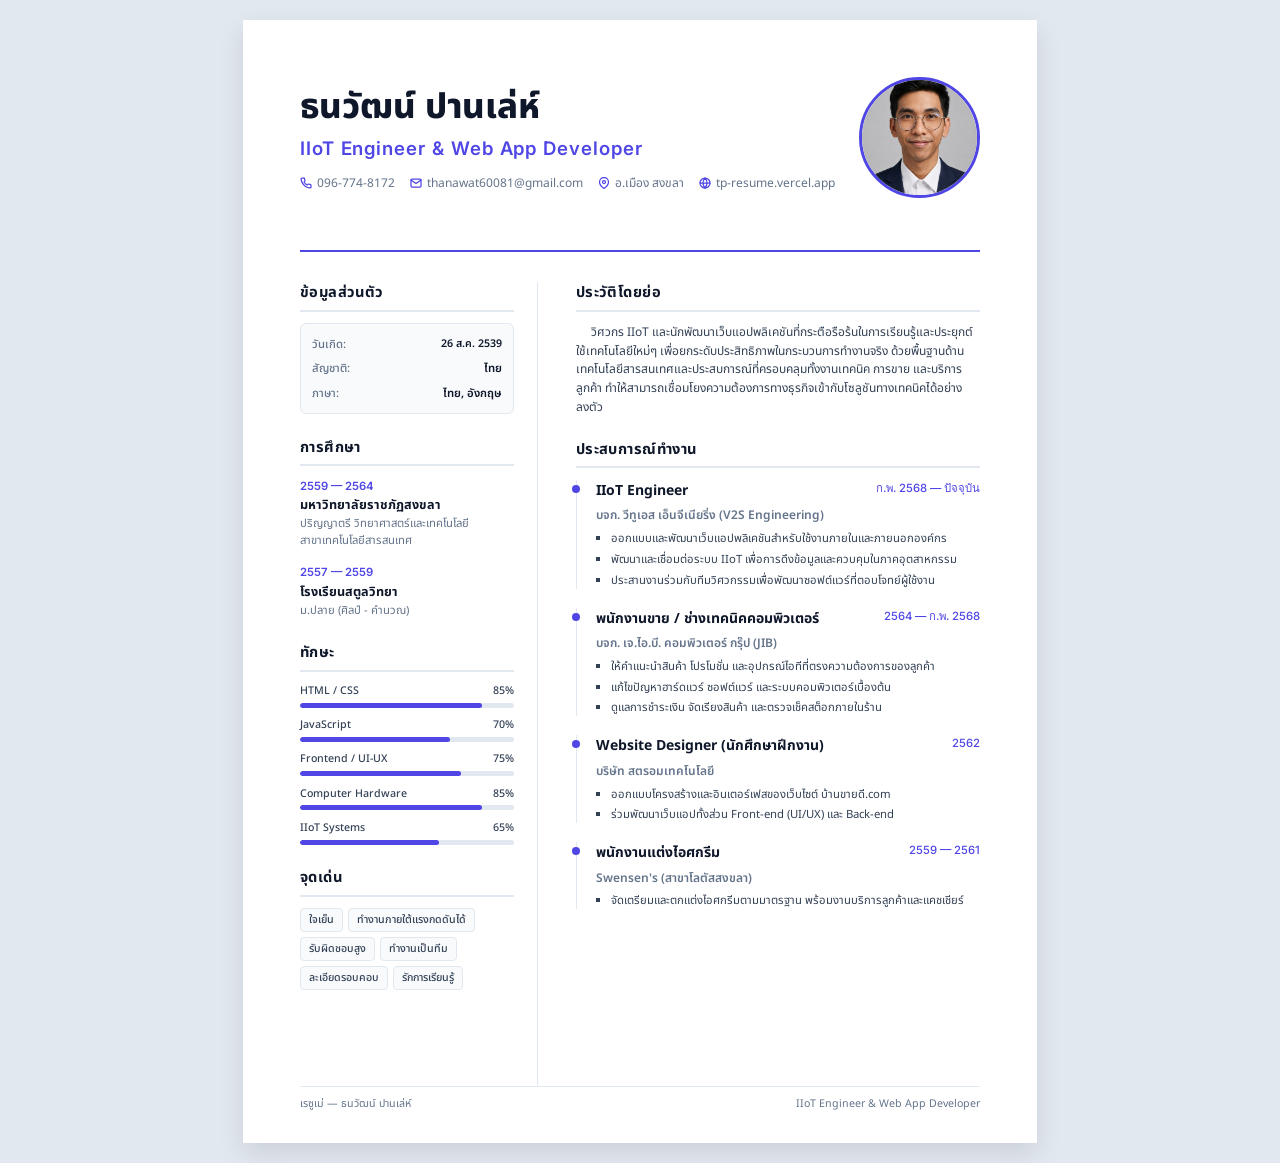
<file: resume-a4.html>
<!DOCTYPE html>
<html lang="th">
<head>
    <meta charset="UTF-8">
    <meta name="viewport" content="width=device-width, initial-scale=1.0">
    <meta name="description" content="Resume (A4 Print-Ready, 1 Page) - ธนวัฒน์ ปานเล่ห์">
    <title>ธนวัฒน์ ปานเล่ห์ — Resume (A4)</title>
    <link rel="stylesheet" href="style-a4.css">
</head>
<body>

    <!-- ================= SINGLE PAGE ================= -->
    <div class="page">
        <!-- Header Section -->
        <header class="header">
            <div class="header-left">
                <h1 class="name">ธนวัฒน์ ปานเล่ห์</h1>
                <div class="title">IIoT Engineer & Web App Developer</div>
                <div class="contact-row">
                    <div class="contact-item">
                        <svg width="12" height="12" viewBox="0 0 24 24" fill="none" stroke="currentColor" stroke-width="2.5" stroke-linecap="round" stroke-linejoin="round"><path d="M22 16.92v3a2 2 0 0 1-2.18 2 19.79 19.79 0 0 1-8.63-3.07 19.5 19.5 0 0 1-6-6 19.79 19.79 0 0 1-3.07-8.67A2 2 0 0 1 4.11 2h3a2 2 0 0 1 2 1.72 12.84 12.84 0 0 0 .7 2.81 2 2 0 0 1-.45 2.11L8.09 9.91a16 16 0 0 0 6 6l1.27-1.27a2 2 0 0 1 2.11-.45 12.84 12.84 0 0 0 2.81.7A2 2 0 0 1 22 16.92z"/></svg>
                        <span>096-774-8172</span>
                    </div>
                    <div class="contact-item">
                        <svg width="12" height="12" viewBox="0 0 24 24" fill="none" stroke="currentColor" stroke-width="2.5" stroke-linecap="round" stroke-linejoin="round"><path d="M4 4h16c1.1 0 2 .9 2 2v12c0 1.1-.9 2-2 2H4c-1.1 0-2-.9-2-2V6c0-1.1.9-2 2-2z"/><polyline points="22,6 12,13 2,6"/></svg>
                        <span>thanawat60081@gmail.com</span>
                    </div>
                    <div class="contact-item">
                        <svg width="12" height="12" viewBox="0 0 24 24" fill="none" stroke="currentColor" stroke-width="2.5" stroke-linecap="round" stroke-linejoin="round"><path d="M21 10c0 7-9 13-9 13s-9-6-9-13a9 9 0 0 1 18 0z"/><circle cx="12" cy="10" r="3"/></svg>
                        <span>อ.เมือง สงขลา</span>
                    </div>
                    <div class="contact-item">
                        <svg width="12" height="12" viewBox="0 0 24 24" fill="none" stroke="currentColor" stroke-width="2.5" stroke-linecap="round" stroke-linejoin="round"><circle cx="12" cy="12" r="10"/><line x1="2" y1="12" x2="22" y2="12"/><path d="M12 2a15.3 15.3 0 0 1 4 10 15.3 15.3 0 0 1-4 10 15.3 15.3 0 0 1-4-10 15.3 15.3 0 0 1 4-10z"/></svg>
                        <a href="https://tp-resume.vercel.app" style="color: inherit; text-decoration: none;">tp-resume.vercel.app</a>
                    </div>
                </div>
            </div>
            <div class="header-right">
                <img src="profile.jpg" alt="ธนวัฒน์ ปานเล่ห์" class="profile-img">
            </div>
        </header>

        <!-- Main Body Grid -->
        <div class="main-grid">
            <!-- Sidebar (Left) -->
            <aside class="sidebar">
                <!-- Info Section -->
                <section class="section">
                    <h2 class="section-title">ข้อมูลส่วนตัว</h2>
                    <div class="info-box">
                        <div class="info-box-item">
                            <span class="info-label">วันเกิด:</span>
                            <span class="info-value" style="font-size: 8pt;">26 ส.ค. 2539</span>
                        </div>
                        <div class="info-box-item">
                            <span class="info-label">สัญชาติ:</span>
                            <span class="info-value">ไทย</span>
                        </div>
                        <div class="info-box-item">
                            <span class="info-label">ภาษา:</span>
                            <span class="info-value">ไทย, อังกฤษ</span>
                        </div>
                    </div>
                </section>

                <!-- Education -->
                <section class="section">
                    <h2 class="section-title">การศึกษา</h2>
                    <div class="edu-item">
                        <div class="edu-year">2559 — 2564</div>
                        <div class="edu-school">มหาวิทยาลัยราชภัฏสงขลา</div>
                        <div class="edu-details">ปริญญาตรี วิทยาศาสตร์และเทคโนโลยี</div>
                        <div class="edu-details">สาขาเทคโนโลยีสารสนเทศ</div>
                    </div>
                    <div class="edu-item" style="margin-top: 2.5mm;">
                        <div class="edu-year">2557 — 2559</div>
                        <div class="edu-school">โรงเรียนสตูลวิทยา</div>
                        <div class="edu-details">ม.ปลาย (ศิลป์ - คำนวณ)</div>
                    </div>
                </section>

                <!-- Skills -->
                <section class="section">
                    <h2 class="section-title">ทักษะ</h2>
                    <div class="skill-item">
                        <div class="skill-info"><span>HTML / CSS</span><span>85%</span></div>
                        <div class="skill-bar-bg"><div class="skill-bar-fill" style="width: 85%;"></div></div>
                    </div>
                    <div class="skill-item">
                        <div class="skill-info"><span>JavaScript</span><span>70%</span></div>
                        <div class="skill-bar-bg"><div class="skill-bar-fill" style="width: 70%;"></div></div>
                    </div>
                    <div class="skill-item">
                        <div class="skill-info"><span>Frontend / UI-UX</span><span>75%</span></div>
                        <div class="skill-bar-bg"><div class="skill-bar-fill" style="width: 75%;"></div></div>
                    </div>
                    <div class="skill-item">
                        <div class="skill-info"><span>Computer Hardware</span><span>85%</span></div>
                        <div class="skill-bar-bg"><div class="skill-bar-fill" style="width: 85%;"></div></div>
                    </div>
                    <div class="skill-item">
                        <div class="skill-info"><span>IIoT Systems</span><span>65%</span></div>
                        <div class="skill-bar-bg"><div class="skill-bar-fill" style="width: 65%;"></div></div>
                    </div>
                </section>

                <!-- Soft Skills / Strengths -->
                <section class="section" style="margin-bottom: 0;">
                    <h2 class="section-title">จุดเด่น</h2>
                    <div class="skill-tag-list">
                        <span class="skill-tag">ใจเย็น</span>
                        <span class="skill-tag">ทำงานภายใต้แรงกดดันได้</span>
                        <span class="skill-tag">รับผิดชอบสูง</span>
                        <span class="skill-tag">ทำงานเป็นทีม</span>
                        <span class="skill-tag">ละเอียดรอบคอบ</span>
                        <span class="skill-tag">รักการเรียนรู้</span>
                    </div>
                </section>
            </aside>

            <!-- Main Content (Right) -->
            <main class="content-main">
                <!-- About Me -->
                <section class="section">
                    <h2 class="section-title">ประวัติโดยย่อ</h2>
                    <p style="font-size: 9pt; color: var(--text-main); text-indent: 15px; line-height: 1.55;">
                        วิศวกร IIoT และนักพัฒนาเว็บแอปพลิเคชันที่กระตือรือร้นในการเรียนรู้และประยุกต์ใช้เทคโนโลยีใหม่ๆ เพื่อยกระดับประสิทธิภาพในกระบวนการทำงานจริง ด้วยพื้นฐานด้านเทคโนโลยีสารสนเทศและประสบการณ์ที่ครอบคลุมทั้งงานเทคนิค การขาย และบริการลูกค้า ทำให้สามารถเชื่อมโยงความต้องการทางธุรกิจเข้ากับโซลูชันทางเทคนิคได้อย่างลงตัว
                    </p>
                </section>

                <!-- Experience -->
                <section class="section" style="margin-bottom: 0;">
                    <h2 class="section-title">ประสบการณ์ทำงาน</h2>

                    <div class="timeline-item">
                        <div class="timeline-dot"></div>
                        <div class="timeline-header">
                            <span class="job-title">IIoT Engineer</span>
                            <span class="job-date">ก.พ. 2568 — ปัจจุบัน</span>
                        </div>
                        <div class="job-company">บจก. วีทูเอส เอ็นจีเนียริ่ง (V2S Engineering)</div>
                        <ul class="job-desc">
                            <li>ออกแบบและพัฒนาเว็บแอปพลิเคชันสำหรับใช้งานภายในและภายนอกองค์กร</li>
                            <li>พัฒนาและเชื่อมต่อระบบ IIoT เพื่อการดึงข้อมูลและควบคุมในภาคอุตสาหกรรม</li>
                            <li>ประสานงานร่วมกับทีมวิศวกรรมเพื่อพัฒนาซอฟต์แวร์ที่ตอบโจทย์ผู้ใช้งาน</li>
                        </ul>
                    </div>

                    <div class="timeline-item">
                        <div class="timeline-dot"></div>
                        <div class="timeline-header">
                            <span class="job-title">พนักงานขาย / ช่างเทคนิคคอมพิวเตอร์</span>
                            <span class="job-date">2564 — ก.พ. 2568</span>
                        </div>
                        <div class="job-company">บจก. เจ.ไอ.บี. คอมพิวเตอร์ กรุ๊ป (JIB)</div>
                        <ul class="job-desc">
                            <li>ให้คำแนะนำสินค้า โปรโมชั่น และอุปกรณ์ไอทีที่ตรงความต้องการของลูกค้า</li>
                            <li>แก้ไขปัญหาฮาร์ดแวร์ ซอฟต์แวร์ และระบบคอมพิวเตอร์เบื้องต้น</li>
                            <li>ดูแลการชำระเงิน จัดเรียงสินค้า และตรวจเช็คสต็อกภายในร้าน</li>
                        </ul>
                    </div>

                    <div class="timeline-item">
                        <div class="timeline-dot"></div>
                        <div class="timeline-header">
                            <span class="job-title">Website Designer (นักศึกษาฝึกงาน)</span>
                            <span class="job-date">2562</span>
                        </div>
                        <div class="job-company">บริษัท สตรอมเทคโนโลยี</div>
                        <ul class="job-desc">
                            <li>ออกแบบโครงสร้างและอินเตอร์เฟสของเว็บไซต์ บ้านขายดี.com</li>
                            <li>ร่วมพัฒนาเว็บแอปทั้งส่วน Front-end (UI/UX) และ Back-end</li>
                        </ul>
                    </div>

                    <div class="timeline-item">
                        <div class="timeline-dot"></div>
                        <div class="timeline-header">
                            <span class="job-title">พนักงานแต่งไอศกรีม</span>
                            <span class="job-date">2559 — 2561</span>
                        </div>
                        <div class="job-company">Swensen's (สาขาโลตัสสงขลา)</div>
                        <ul class="job-desc">
                            <li>จัดเตรียมและตกแต่งไอศกรีมตามมาตรฐาน พร้อมงานบริการลูกค้าและแคชเชียร์</li>
                        </ul>
                    </div>
                </section>
            </main>
        </div>

        <div class="page-footer">
            <span>เรซูเม่ — ธนวัฒน์ ปานเล่ห์</span>
            <span>IIoT Engineer & Web App Developer</span>
        </div>
    </div>

</body>
</html>
</file>
<file: style.css>
/* ===== CSS Variables & Reset ===== */
:root {
    /* Surfaces & background — dark (default) */
    --bg-primary: #0a0e1a;
    --bg-secondary: #0f1422;
    --bg-card: #141a2e;
    --bg-card-hover: #1a2138;
    --surface: rgba(255, 255, 255, 0.03);
    --surface-hover: rgba(255, 255, 255, 0.06);
    --border: rgba(255, 255, 255, 0.08);
    --border-hover: rgba(255, 255, 255, 0.15);
    --grid-line: rgba(255, 255, 255, 0.02);
    --nav-bg: rgba(10, 14, 26, 0.85);
    --overlay-bg: rgba(10, 14, 26, 0.97);
    --track: rgba(255, 255, 255, 0.06);

    --text-primary: #eef1f8;
    --text-secondary: #9aa3bd;
    --text-muted: #646d88;

    /* Accent — blue / cyan tech */
    --accent: #3b82f6;
    --accent-light: #38bdf8;
    --accent-rgb: 59, 130, 246;
    --accent-glow: rgba(59, 130, 246, 0.25);
    --accent-gradient: linear-gradient(135deg, #3b82f6 0%, #06b6d4 50%, #22d3ee 100%);
    --glow-2: rgba(34, 211, 238, 0.2);
    --glow-3: rgba(56, 189, 248, 0.15);

    --success: #34d399;
    --warning: #fbbf24;

    --font-th: 'Noto Sans Thai', sans-serif;
    --font-en: 'Inter', sans-serif;

    --radius-sm: 8px;
    --radius-md: 12px;
    --radius-lg: 20px;
    --radius-xl: 28px;
    --radius-full: 9999px;

    --shadow-sm: 0 2px 8px rgba(0, 0, 0, 0.3);
    --shadow-md: 0 8px 30px rgba(0, 0, 0, 0.4);
    --shadow-lg: 0 20px 60px rgba(0, 0, 0, 0.5);
    --shadow-glow: 0 0 40px var(--accent-glow);

    --transition: 0.3s cubic-bezier(0.4, 0, 0.2, 1);
    --transition-slow: 0.6s cubic-bezier(0.4, 0, 0.2, 1);
}

/* Light theme overrides */
[data-theme="light"] {
    --bg-primary: #f6f8fc;
    --bg-secondary: #eceff7;
    --bg-card: #ffffff;
    --bg-card-hover: #f3f5fb;
    --surface: rgba(15, 23, 42, 0.025);
    --surface-hover: rgba(15, 23, 42, 0.05);
    --border: rgba(15, 23, 42, 0.1);
    --border-hover: rgba(15, 23, 42, 0.2);
    --grid-line: rgba(15, 23, 42, 0.035);
    --nav-bg: rgba(246, 248, 252, 0.85);
    --overlay-bg: rgba(246, 248, 252, 0.97);
    --track: rgba(15, 23, 42, 0.08);

    --text-primary: #0f172a;
    --text-secondary: #475069;
    --text-muted: #7a8399;

    --accent: #2563eb;
    --accent-light: #0284c7;
    --accent-rgb: 37, 99, 235;
    --accent-glow: rgba(37, 99, 235, 0.2);
    --accent-gradient: linear-gradient(135deg, #2563eb 0%, #0891b2 50%, #06b6d4 100%);
    --glow-2: rgba(6, 182, 212, 0.15);
    --glow-3: rgba(37, 99, 235, 0.12);
}

[data-theme="light"] .bg-glow { opacity: 0.18; }

*, *::before, *::after {
    margin: 0;
    padding: 0;
    box-sizing: border-box;
}

html { color-scheme: dark; }
[data-theme="light"] { color-scheme: light; }

html {
    scroll-behavior: smooth;
    scroll-padding-top: 80px;
}

body {
    font-family: var(--font-th);
    background: var(--bg-primary);
    color: var(--text-primary);
    line-height: 1.7;
    overflow-x: hidden;
    -webkit-font-smoothing: antialiased;
    -moz-osx-font-smoothing: grayscale;
}

a {
    text-decoration: none;
    color: inherit;
}

ul { list-style: none; }

.container {
    max-width: 1100px;
    margin: 0 auto;
    padding: 0 24px;
}

/* ===== Scroll Progress ===== */
.scroll-progress {
    position: fixed;
    top: 0;
    left: 0;
    height: 3px;
    width: 0;
    background: var(--accent-gradient);
    box-shadow: 0 0 12px var(--accent-glow);
    z-index: 1100;
    pointer-events: none;
    will-change: width;
}

/* ===== Animated Background ===== */
.bg-grid {
    position: fixed;
    inset: 0;
    background-image:
        linear-gradient(var(--grid-line) 1px, transparent 1px),
        linear-gradient(90deg, var(--grid-line) 1px, transparent 1px);
    background-size: 60px 60px;
    z-index: -3;
    pointer-events: none;
}

.bg-glow {
    position: fixed;
    border-radius: 50%;
    filter: blur(120px);
    opacity: 0.4;
    z-index: -2;
    pointer-events: none;
    animation: floatGlow 20s ease-in-out infinite;
}

.bg-glow-1 {
    width: 500px; height: 500px;
    background: radial-gradient(circle, rgba(var(--accent-rgb),0.3), transparent 70%);
    top: -100px; left: -100px;
    animation-delay: 0s;
}

.bg-glow-2 {
    width: 400px; height: 400px;
    background: radial-gradient(circle, var(--glow-2), transparent 70%);
    top: 50%; right: -100px;
    animation-delay: -7s;
}

.bg-glow-3 {
    width: 350px; height: 350px;
    background: radial-gradient(circle, var(--glow-3), transparent 70%);
    bottom: -50px; left: 30%;
    animation-delay: -14s;
}

@keyframes floatGlow {
    0%, 100% { transform: translate(0, 0) scale(1); }
    33% { transform: translate(30px, -40px) scale(1.1); }
    66% { transform: translate(-20px, 30px) scale(0.95); }
}

/* ===== Navigation ===== */
.nav {
    position: fixed;
    top: 0;
    left: 0;
    right: 0;
    z-index: 1000;
    padding: 16px 0;
    transition: var(--transition);
    background: transparent;
}

.nav.scrolled {
    background: var(--nav-bg);
    backdrop-filter: blur(20px);
    -webkit-backdrop-filter: blur(20px);
    border-bottom: 1px solid var(--border);
    padding: 10px 0;
}

.nav-inner {
    max-width: 1100px;
    margin: 0 auto;
    padding: 0 24px;
    display: flex;
    align-items: center;
    justify-content: space-between;
}

.nav-logo {
    font-family: var(--font-en);
    font-size: 1.5rem;
    font-weight: 800;
    letter-spacing: -0.02em;
    color: var(--text-primary);
    transition: var(--transition);
}

.nav-logo:hover { color: var(--accent); }

.accent-dot { color: var(--accent); }

.nav-right {
    display: flex;
    align-items: center;
    gap: 8px;
}

.nav-links {
    display: flex;
    gap: 8px;
}

.theme-toggle {
    width: 38px;
    height: 38px;
    display: inline-flex;
    align-items: center;
    justify-content: center;
    background: var(--surface);
    border: 1px solid var(--border);
    border-radius: var(--radius-full);
    color: var(--text-secondary);
    cursor: pointer;
    transition: var(--transition);
    flex-shrink: 0;
}

.theme-toggle:hover {
    color: var(--accent-light);
    border-color: var(--border-hover);
    background: var(--surface-hover);
}

.theme-toggle .icon-moon { display: none; }
[data-theme="light"] .theme-toggle .icon-sun { display: none; }
[data-theme="light"] .theme-toggle .icon-moon { display: block; }

.nav-link {
    padding: 8px 16px;
    border-radius: var(--radius-full);
    font-size: 0.875rem;
    font-weight: 500;
    color: var(--text-secondary);
    transition: var(--transition);
    position: relative;
}

.nav-link:hover,
.nav-link.active {
    color: var(--text-primary);
    background: var(--surface-hover);
}

.nav-link.active {
    color: var(--accent-light);
}

.nav-menu-btn {
    display: none;
    flex-direction: column;
    gap: 5px;
    background: none;
    border: none;
    cursor: pointer;
    padding: 8px;
}

.nav-menu-btn span {
    display: block;
    width: 22px;
    height: 2px;
    background: var(--text-primary);
    transition: var(--transition);
    border-radius: 2px;
}

.nav-menu-btn.active span:nth-child(1) {
    transform: translateY(7px) rotate(45deg);
}
.nav-menu-btn.active span:nth-child(2) { opacity: 0; }
.nav-menu-btn.active span:nth-child(3) {
    transform: translateY(-7px) rotate(-45deg);
}

.mobile-menu {
    display: none;
    position: fixed;
    top: 0;
    left: 0;
    right: 0;
    bottom: 0;
    background: var(--overlay-bg);
    backdrop-filter: blur(20px);
    z-index: 999;
    flex-direction: column;
    align-items: center;
    justify-content: center;
    gap: 16px;
    opacity: 0;
    pointer-events: none;
    transition: var(--transition);
}

.mobile-menu.open {
    opacity: 1;
    pointer-events: all;
}

.mobile-link {
    font-size: 1.5rem;
    font-weight: 600;
    color: var(--text-secondary);
    padding: 12px 32px;
    border-radius: var(--radius-md);
    transition: var(--transition);
}

.mobile-link:hover {
    color: var(--accent-light);
    background: var(--surface-hover);
}

/* ===== Hero Section ===== */
.hero {
    min-height: 100vh;
    display: flex;
    flex-direction: column;
    justify-content: center;
    align-items: center;
    padding: 120px 24px 60px;
    position: relative;
}

.hero-content {
    max-width: 1100px;
    width: 100%;
    display: grid;
    grid-template-columns: 1fr 1fr;
    gap: 60px;
    align-items: center;
}

.hero-badge {
    display: inline-flex;
    align-items: center;
    gap: 8px;
    padding: 8px 18px;
    background: rgba(52, 211, 153, 0.1);
    border: 1px solid rgba(52, 211, 153, 0.25);
    border-radius: var(--radius-full);
    font-size: 0.8rem;
    font-weight: 500;
    color: var(--success);
    margin-bottom: 24px;
}

.status-dot {
    width: 8px;
    height: 8px;
    border-radius: 50%;
    background: var(--success);
    animation: pulse 2s ease-in-out infinite;
}

@keyframes pulse {
    0%, 100% { opacity: 1; box-shadow: 0 0 0 0 rgba(52, 211, 153, 0.4); }
    50% { opacity: 0.8; box-shadow: 0 0 0 8px rgba(52, 211, 153, 0); }
}

.hero-name {
    display: flex;
    flex-direction: column;
    gap: 4px;
    margin-bottom: 16px;
}

.hero-name-th {
    display: block;
    font-size: clamp(2.8rem, 6vw, 4.5rem);
    font-weight: 800;
    line-height: 1.1;
    letter-spacing: -0.02em;
    background: var(--accent-gradient);
    background-size: 200% auto;
    -webkit-background-clip: text;
    -webkit-text-fill-color: transparent;
    background-clip: text;
    animation: shimmer 7s ease-in-out infinite;
}

@keyframes shimmer {
    0%, 100% { background-position: 0% center; }
    50% { background-position: 100% center; }
}

.hero-title {
    font-family: var(--font-en);
    font-size: clamp(1.1rem, 2vw, 1.4rem);
    font-weight: 500;
    color: var(--text-secondary);
    margin-bottom: 16px;
    letter-spacing: -0.01em;
}

.title-divider {
    color: var(--accent);
    margin: 0 4px;
}

.hero-subtitle {
    font-size: 1rem;
    color: var(--text-muted);
    max-width: 480px;
    line-height: 1.8;
    margin-bottom: 32px;
}

.hero-actions {
    display: flex;
    gap: 12px;
    flex-wrap: wrap;
}

/* Buttons */
.btn {
    display: inline-flex;
    align-items: center;
    gap: 8px;
    padding: 12px 28px;
    border-radius: var(--radius-full);
    font-size: 0.9rem;
    font-weight: 600;
    font-family: var(--font-th);
    transition: var(--transition);
    cursor: pointer;
    border: none;
}

.btn-primary {
    background: var(--accent-gradient);
    color: white;
    box-shadow: 0 4px 20px var(--accent-glow);
}

.btn-primary:hover {
    transform: translateY(-2px);
    box-shadow: 0 8px 30px rgba(var(--accent-rgb),0.4);
}

.btn-ghost {
    background: transparent;
    color: var(--text-secondary);
    border: 1px solid var(--border);
}

.btn-ghost:hover {
    color: var(--text-primary);
    border-color: var(--border-hover);
    background: var(--surface);
}

/* Hero Visual */
.hero-visual {
    display: flex;
    flex-direction: column;
    align-items: center;
    gap: 40px;
}

.hero-avatar {
    position: relative;
    width: 220px;
    height: 220px;
    display: flex;
    align-items: center;
    justify-content: center;
}

.avatar-ring {
    position: absolute;
    inset: 0;
    border-radius: 50%;
    border: 2px solid transparent;
    background: var(--accent-gradient) border-box;
    -webkit-mask: linear-gradient(#fff 0 0) padding-box, linear-gradient(#fff 0 0);
    -webkit-mask-composite: xor;
    mask-composite: exclude;
    animation: spin 8s linear infinite;
}

@keyframes spin {
    to { transform: rotate(360deg); }
}

.avatar-photo {
    width: 180px;
    height: 180px;
    border-radius: 50%;
    object-fit: cover;
    object-position: center top;
    border: 3px solid rgba(var(--accent-rgb),0.3);
    position: relative;
    z-index: 1;
    box-shadow: 0 0 30px var(--accent-glow), 0 8px 32px rgba(0, 0, 0, 0.4);
    transition: var(--transition);
}

.avatar-photo:hover {
    transform: scale(1.05);
    box-shadow: 0 0 50px var(--accent-glow), 0 12px 40px rgba(0, 0, 0, 0.5);
}

.avatar-orbit {
    position: absolute;
    inset: -20px;
    animation: spin 16s linear infinite reverse;
}

.orbit-dot {
    position: absolute;
    width: 36px;
    height: 36px;
    background: var(--bg-card);
    border: 1px solid var(--border);
    border-radius: 50%;
    display: flex;
    align-items: center;
    justify-content: center;
    color: var(--accent-light);
    animation: spin 16s linear infinite;
}

.orbit-dot span {
    display: inline-flex;
}

.orbit-dot:nth-child(1) { top: 0; left: 50%; transform: translateX(-50%); }
.orbit-dot:nth-child(2) { top: 50%; right: 0; transform: translateY(-50%); }
.orbit-dot:nth-child(3) { bottom: 0; left: 50%; transform: translateX(-50%); }
.orbit-dot:nth-child(4) { top: 50%; left: 0; transform: translateY(-50%); }

.hero-stats {
    display: flex;
    gap: 20px;
}

.stat-card {
    text-align: center;
    padding: 20px 28px;
    background: var(--surface);
    border: 1px solid var(--border);
    border-radius: var(--radius-lg);
    backdrop-filter: blur(10px);
    transition: var(--transition);
}

.stat-card:hover {
    border-color: var(--border-hover);
    background: var(--surface-hover);
    transform: translateY(-2px);
}

.stat-number {
    font-family: var(--font-en);
    font-size: 2rem;
    font-weight: 800;
    background: var(--accent-gradient);
    -webkit-background-clip: text;
    -webkit-text-fill-color: transparent;
    background-clip: text;
}

.stat-suffix {
    font-family: var(--font-en);
    font-size: 1.5rem;
    font-weight: 700;
    background: var(--accent-gradient);
    -webkit-background-clip: text;
    -webkit-text-fill-color: transparent;
    background-clip: text;
}

.stat-label {
    display: block;
    font-size: 0.75rem;
    color: var(--text-muted);
    margin-top: 4px;
}

/* Scroll Indicator */
.scroll-indicator {
    position: absolute;
    bottom: 40px;
    display: flex;
    flex-direction: column;
    align-items: center;
    gap: 8px;
    color: var(--text-muted);
    font-size: 0.75rem;
    animation: float 3s ease-in-out infinite;
}

@keyframes float {
    0%, 100% { transform: translateY(0); }
    50% { transform: translateY(8px); }
}

.scroll-mouse {
    width: 24px;
    height: 38px;
    border: 2px solid var(--text-muted);
    border-radius: 12px;
    display: flex;
    justify-content: center;
    padding-top: 8px;
}

.scroll-wheel {
    width: 3px;
    height: 8px;
    background: var(--accent);
    border-radius: 2px;
    animation: scrollDown 2s ease-in-out infinite;
}

@keyframes scrollDown {
    0% { transform: translateY(0); opacity: 1; }
    100% { transform: translateY(12px); opacity: 0; }
}

/* ===== Sections ===== */
.section {
    padding: 100px 0;
    position: relative;
}

.section-dark {
    background: var(--bg-secondary);
}

.section-header {
    text-align: center;
    margin-bottom: 60px;
}

.section-tag {
    font-family: var(--font-en);
    font-size: 0.8rem;
    font-weight: 600;
    color: var(--accent);
    letter-spacing: 0.1em;
    display: block;
    margin-bottom: 12px;
}

.section-title {
    font-size: clamp(1.8rem, 4vw, 2.5rem);
    font-weight: 800;
    margin-bottom: 16px;
}

.section-line {
    width: 60px;
    height: 3px;
    background: var(--accent-gradient);
    border-radius: 2px;
    margin: 0 auto;
}

/* ===== About Section ===== */
.about-grid {
    display: grid;
    grid-template-columns: 1fr 1fr;
    gap: 48px;
    align-items: start;
}

.about-lead {
    font-size: 1.15rem;
    line-height: 1.9;
    margin-bottom: 16px;
    color: var(--text-primary);
}

.about-lead strong {
    color: var(--accent-light);
}

.about-text p {
    color: var(--text-secondary);
    margin-bottom: 14px;
    line-height: 1.9;
}

.info-card {
    background: var(--surface);
    border: 1px solid var(--border);
    border-radius: var(--radius-lg);
    padding: 24px;
    display: flex;
    flex-direction: column;
    gap: 18px;
    margin-bottom: 20px;
}

.info-item {
    display: flex;
    align-items: center;
    gap: 14px;
}

.info-icon {
    width: 40px;
    height: 40px;
    background: rgba(var(--accent-rgb),0.1);
    border-radius: var(--radius-sm);
    display: flex;
    align-items: center;
    justify-content: center;
    flex-shrink: 0;
    color: var(--accent-light);
}

.info-label {
    display: block;
    font-size: 0.75rem;
    color: var(--text-muted);
    text-transform: uppercase;
    letter-spacing: 0.05em;
}

.info-value {
    font-size: 0.9rem;
    color: var(--text-primary);
    font-weight: 500;
}

.strengths-card {
    background: var(--surface);
    border: 1px solid var(--border);
    border-radius: var(--radius-lg);
    padding: 24px;
}

.strengths-title {
    font-size: 0.9rem;
    font-weight: 600;
    margin-bottom: 14px;
    color: var(--text-primary);
}

.strength-tags {
    display: flex;
    flex-wrap: wrap;
    gap: 8px;
}

.tag {
    padding: 6px 14px;
    background: rgba(var(--accent-rgb),0.1);
    border: 1px solid rgba(var(--accent-rgb),0.2);
    border-radius: var(--radius-full);
    font-size: 0.8rem;
    color: var(--accent-light);
    font-weight: 500;
    transition: var(--transition);
}

.tag:hover {
    background: rgba(var(--accent-rgb),0.2);
    transform: translateY(-1px);
}

/* ===== Timeline ===== */
.timeline {
    position: relative;
    max-width: 800px;
    margin: 0 auto;
    padding-left: 40px;
}

.timeline::before {
    content: '';
    position: absolute;
    left: 15px;
    top: 0;
    bottom: 0;
    width: 2px;
    background: linear-gradient(to bottom, var(--accent), var(--border) 80%, transparent);
}

.timeline-item {
    position: relative;
    margin-bottom: 40px;
}

.timeline-item:last-child { margin-bottom: 0; }

.timeline-marker {
    position: absolute;
    left: -33px;
    top: 24px;
    width: 12px;
    height: 12px;
    border-radius: 50%;
    background: var(--bg-secondary);
    border: 2px solid var(--text-muted);
    z-index: 2;
}

.timeline-marker.current {
    border-color: var(--accent);
    background: var(--accent);
    box-shadow: 0 0 0 4px var(--accent-glow);
}

.marker-pulse {
    position: absolute;
    inset: -6px;
    border-radius: 50%;
    border: 2px solid var(--accent);
    animation: markerPulse 2s ease-in-out infinite;
}

@keyframes markerPulse {
    0%, 100% { transform: scale(1); opacity: 0.6; }
    50% { transform: scale(1.5); opacity: 0; }
}

.timeline-content {
    background: var(--surface);
    border: 1px solid var(--border);
    border-radius: var(--radius-lg);
    padding: 28px;
    transition: var(--transition);
}

.timeline-content:hover {
    border-color: var(--border-hover);
    background: var(--surface-hover);
    transform: translateX(4px);
}

.timeline-header {
    display: flex;
    justify-content: space-between;
    align-items: flex-start;
    gap: 16px;
    margin-bottom: 16px;
    flex-wrap: wrap;
}

.timeline-badge {
    display: inline-block;
    padding: 4px 12px;
    border-radius: var(--radius-full);
    font-size: 0.7rem;
    font-weight: 600;
    text-transform: uppercase;
    letter-spacing: 0.05em;
    margin-bottom: 8px;
}

.current-badge {
    background: rgba(52, 211, 153, 0.15);
    color: var(--success);
    border: 1px solid rgba(52, 211, 153, 0.3);
}

.intern-badge {
    background: rgba(251, 191, 36, 0.15);
    color: var(--warning);
    border: 1px solid rgba(251, 191, 36, 0.3);
}

.timeline-title {
    font-size: 1.2rem;
    font-weight: 700;
    color: var(--text-primary);
}

.timeline-company {
    font-size: 0.9rem;
    color: var(--accent-light);
    margin-top: 4px;
    font-weight: 500;
}

.timeline-date {
    font-family: var(--font-en);
    font-size: 0.8rem;
    color: var(--text-muted);
    white-space: nowrap;
    padding: 4px 12px;
    background: var(--surface);
    border-radius: var(--radius-full);
    border: 1px solid var(--border);
    font-weight: 500;
}

.timeline-details {
    margin-bottom: 16px;
}

.timeline-details li {
    position: relative;
    padding-left: 20px;
    color: var(--text-secondary);
    font-size: 0.9rem;
    margin-bottom: 6px;
    line-height: 1.7;
}

.timeline-details li::before {
    content: '›';
    position: absolute;
    left: 0;
    color: var(--accent);
    font-weight: 700;
    font-size: 1.1rem;
}

.timeline-tags {
    display: flex;
    flex-wrap: wrap;
    gap: 6px;
}

.timeline-tags span {
    font-family: var(--font-en);
    padding: 4px 10px;
    background: rgba(var(--accent-rgb),0.08);
    border-radius: var(--radius-full);
    font-size: 0.7rem;
    color: var(--accent-light);
    font-weight: 500;
    letter-spacing: 0.02em;
}

/* ===== Education ===== */
.edu-grid {
    display: grid;
    grid-template-columns: 1fr 1fr;
    gap: 24px;
    max-width: 800px;
    margin: 0 auto;
}

.edu-card {
    background: var(--surface);
    border: 1px solid var(--border);
    border-radius: var(--radius-lg);
    padding: 32px;
    display: flex;
    gap: 20px;
    align-items: flex-start;
    transition: var(--transition);
}

.edu-card:hover {
    border-color: var(--border-hover);
    background: var(--surface-hover);
    transform: translateY(-4px);
}

.edu-icon {
    width: 52px;
    height: 52px;
    flex-shrink: 0;
    display: inline-flex;
    align-items: center;
    justify-content: center;
    background: rgba(var(--accent-rgb),0.1);
    border-radius: var(--radius-md);
    color: var(--accent-light);
}

.edu-year {
    font-family: var(--font-en);
    font-size: 0.75rem;
    color: var(--accent);
    font-weight: 600;
    letter-spacing: 0.05em;
}

.edu-school {
    font-size: 1.1rem;
    font-weight: 700;
    margin: 6px 0 4px;
    color: var(--text-primary);
}

.edu-degree {
    font-size: 0.9rem;
    color: var(--text-secondary);
    font-weight: 500;
}

.edu-faculty {
    font-size: 0.85rem;
    color: var(--text-muted);
    margin-top: 2px;
}

/* ===== Skills ===== */
.skills-grid {
    display: grid;
    grid-template-columns: 1fr 1fr 1fr;
    gap: 24px;
}

.skill-category {
    background: var(--surface);
    border: 1px solid var(--border);
    border-radius: var(--radius-lg);
    padding: 28px;
    transition: var(--transition);
}

.skill-category:hover {
    border-color: var(--border-hover);
}

.skill-cat-header {
    display: flex;
    align-items: center;
    gap: 12px;
    margin-bottom: 24px;
}

.skill-cat-icon {
    width: 44px;
    height: 44px;
    display: inline-flex;
    align-items: center;
    justify-content: center;
    background: rgba(var(--accent-rgb),0.1);
    border-radius: var(--radius-md);
    color: var(--accent-light);
    flex-shrink: 0;
}

.skill-cat-header h3 {
    font-family: var(--font-en);
    font-size: 1rem;
    font-weight: 700;
    color: var(--text-primary);
}

.skill-items {
    display: flex;
    flex-direction: column;
    gap: 18px;
}

.skill-item { }

.skill-info {
    display: flex;
    justify-content: space-between;
    align-items: center;
    margin-bottom: 6px;
}

.skill-info span {
    font-family: var(--font-en);
    font-size: 0.85rem;
    font-weight: 500;
}

.skill-pct {
    color: var(--text-muted) !important;
    font-size: 0.75rem !important;
}

.skill-bar {
    height: 6px;
    background: var(--track);
    border-radius: 3px;
    overflow: hidden;
}

.skill-fill {
    height: 100%;
    background: var(--accent-gradient);
    border-radius: 3px;
    width: 0;
    transition: width 1.2s cubic-bezier(0.4, 0, 0.2, 1);
}

.soft-skills {
    display: flex;
    flex-direction: column;
    gap: 14px;
}

.soft-skill {
    display: flex;
    align-items: center;
    gap: 12px;
    padding: 10px 14px;
    background: var(--surface);
    border-radius: var(--radius-sm);
    transition: var(--transition);
}

.soft-skill:hover {
    background: var(--surface-hover);
}

.soft-skill-icon {
    width: 32px;
    height: 32px;
    display: inline-flex;
    align-items: center;
    justify-content: center;
    background: rgba(var(--accent-rgb),0.1);
    border-radius: var(--radius-sm);
    color: var(--accent-light);
    flex-shrink: 0;
}

.soft-skill span {
    font-size: 0.85rem;
    color: var(--text-secondary);
}

/* ===== Contact ===== */
.contact-intro {
    text-align: center;
    max-width: 640px;
    margin: 0 auto 48px;
}

.contact-headline {
    font-size: clamp(1.5rem, 3.5vw, 2.1rem);
    font-weight: 800;
    line-height: 1.4;
    letter-spacing: -0.01em;
    margin-bottom: 16px;
}

.contact-highlight {
    background: var(--accent-gradient);
    background-size: 200% auto;
    -webkit-background-clip: text;
    -webkit-text-fill-color: transparent;
    background-clip: text;
    animation: shimmer 7s ease-in-out infinite;
}

.contact-lead {
    font-size: 1rem;
    color: var(--text-secondary);
    line-height: 1.9;
    margin-bottom: 28px;
}

.contact-cta {
    font-size: 1rem;
    padding: 14px 34px;
}

.contact-grid {
    display: grid;
    grid-template-columns: repeat(3, 1fr);
    gap: 24px;
    max-width: 800px;
    margin: 0 auto;
}

.contact-card {
    background: var(--surface);
    border: 1px solid var(--border);
    border-radius: var(--radius-lg);
    padding: 32px;
    text-align: center;
    transition: var(--transition);
}

.contact-card:hover {
    border-color: var(--accent);
    transform: translateY(-4px);
    box-shadow: var(--shadow-glow);
}

.contact-icon {
    width: 56px;
    height: 56px;
    background: rgba(var(--accent-rgb),0.1);
    border-radius: var(--radius-md);
    display: flex;
    align-items: center;
    justify-content: center;
    margin: 0 auto 16px;
    color: var(--accent-light);
}

.contact-label {
    display: block;
    font-size: 0.75rem;
    color: var(--text-muted);
    text-transform: uppercase;
    letter-spacing: 0.05em;
    margin-bottom: 8px;
}

.contact-value {
    font-size: 0.9rem;
    color: var(--text-primary);
    font-weight: 500;
    line-height: 1.6;
    transition: var(--transition);
}

a.contact-value:hover {
    color: var(--accent-light);
}

.contact-social {
    display: flex;
    justify-content: center;
    gap: 14px;
    margin-top: 40px;
}

.social-btn {
    width: 48px;
    height: 48px;
    display: inline-flex;
    align-items: center;
    justify-content: center;
    background: var(--surface);
    border: 1px solid var(--border);
    border-radius: var(--radius-md);
    color: var(--text-secondary);
    transition: var(--transition);
}

.social-btn:hover {
    color: var(--accent-light);
    border-color: var(--accent);
    transform: translateY(-3px);
    box-shadow: var(--shadow-glow);
}

/* ===== Back to Top ===== */
.back-to-top {
    position: fixed;
    bottom: 28px;
    right: 28px;
    width: 46px;
    height: 46px;
    display: inline-flex;
    align-items: center;
    justify-content: center;
    background: var(--accent-gradient);
    color: #fff;
    border: none;
    border-radius: var(--radius-full);
    cursor: pointer;
    z-index: 900;
    box-shadow: 0 6px 20px var(--accent-glow);
    opacity: 0;
    visibility: hidden;
    transform: translateY(12px);
    transition: opacity 0.3s ease, transform 0.3s ease, visibility 0.3s ease, box-shadow 0.3s ease;
}

.back-to-top.show {
    opacity: 1;
    visibility: visible;
    transform: translateY(0);
}

.back-to-top:hover {
    transform: translateY(-3px);
    box-shadow: 0 10px 28px var(--accent-glow);
}

/* ===== Certificates ===== */
.cert-grid {
    display: grid;
    grid-template-columns: repeat(auto-fill, minmax(300px, 1fr));
    gap: 20px;
    max-width: 920px;
    margin: 0 auto;
}

.cert-card {
    display: flex;
    gap: 16px;
    align-items: flex-start;
    background: var(--surface);
    border: 1px solid var(--border);
    border-radius: var(--radius-lg);
    padding: 24px;
    transition: var(--transition);
}

.cert-card:hover {
    border-color: var(--border-hover);
    background: var(--surface-hover);
    transform: translateY(-4px);
}

.cert-card-featured {
    grid-column: 1 / -1;
    align-items: center;
    background: linear-gradient(135deg, rgba(var(--accent-rgb),0.12), rgba(34, 211, 238, 0.06));
    border-color: rgba(var(--accent-rgb),0.35);
}

.cert-card-featured:hover {
    border-color: var(--accent);
    box-shadow: var(--shadow-glow);
}

.cert-icon {
    width: 52px;
    height: 52px;
    flex-shrink: 0;
    background: rgba(var(--accent-rgb),0.1);
    border-radius: var(--radius-md);
    display: flex;
    align-items: center;
    justify-content: center;
    color: var(--accent-light);
}

.cert-info {
    flex: 1;
    min-width: 0;
}

.cert-badge {
    display: inline-block;
    padding: 4px 12px;
    border-radius: var(--radius-full);
    font-size: 0.7rem;
    font-weight: 600;
    letter-spacing: 0.03em;
    margin-bottom: 8px;
}

.featured-badge {
    background: rgba(var(--accent-rgb),0.18);
    color: var(--accent-light);
    border: 1px solid rgba(var(--accent-rgb),0.35);
}

.cert-name {
    font-size: 1rem;
    font-weight: 700;
    color: var(--text-primary);
    line-height: 1.45;
    margin-bottom: 4px;
}

.cert-issuer {
    font-size: 0.85rem;
    color: var(--text-muted);
    margin-bottom: 12px;
}

.cert-files {
    display: flex;
    flex-wrap: wrap;
    gap: 8px;
}

.cert-files a {
    font-family: var(--font-en);
    font-size: 0.72rem;
    font-weight: 500;
    padding: 5px 12px;
    border-radius: var(--radius-full);
    background: rgba(var(--accent-rgb),0.08);
    border: 1px solid rgba(var(--accent-rgb),0.18);
    color: var(--accent-light);
    transition: var(--transition);
}

.cert-files a:hover {
    background: rgba(var(--accent-rgb),0.2);
    border-color: var(--accent);
    transform: translateY(-1px);
}

.cert-action {
    flex-shrink: 0;
    color: var(--accent-light);
    opacity: 0.7;
    transition: var(--transition);
}

.cert-card-featured:hover .cert-action {
    opacity: 1;
    transform: translate(2px, -2px);
}

/* ===== Footer ===== */
.footer {
    padding: 24px 0;
    border-top: 1px solid var(--border);
    text-align: center;
}

.footer p {
    font-size: 0.8rem;
    color: var(--text-muted);
}

/* ===== Animations ===== */
.animate-in {
    opacity: 0;
    transform: translateY(30px);
    animation: fadeInUp 0.8s cubic-bezier(0.4, 0, 0.2, 1) forwards;
}

.delay-1 { animation-delay: 0.15s; }
.delay-2 { animation-delay: 0.3s; }
.delay-3 { animation-delay: 0.45s; }
.delay-4 { animation-delay: 0.6s; }
.delay-5 { animation-delay: 0.75s; }

@keyframes fadeInUp {
    to {
        opacity: 1;
        transform: translateY(0);
    }
}

.reveal {
    opacity: 0;
    transform: translateY(40px);
    transition: opacity 0.7s cubic-bezier(0.4, 0, 0.2, 1),
                transform 0.7s cubic-bezier(0.4, 0, 0.2, 1);
}

.reveal.visible {
    opacity: 1;
    transform: translateY(0);
}

/* Cursor-follow spotlight on cards */
.spotlight { position: relative; }

.spotlight::after {
    content: '';
    position: absolute;
    inset: 0;
    border-radius: inherit;
    background: radial-gradient(
        420px circle at var(--mx, 50%) var(--my, 50%),
        rgba(var(--accent-rgb),0.12),
        transparent 45%
    );
    opacity: 0;
    transition: opacity 0.4s ease;
    pointer-events: none;
    z-index: 0;
}

.spotlight:hover::after { opacity: 1; }

.spotlight > * { position: relative; z-index: 1; }

/* ===== Responsive ===== */
@media (max-width: 900px) {
    .hero-content {
        grid-template-columns: 1fr;
        text-align: center;
        gap: 40px;
    }

    .hero-subtitle { margin: 0 auto 32px; }

    .hero-actions { justify-content: center; }

    .about-grid {
        grid-template-columns: 1fr;
        gap: 32px;
    }

    .skills-grid {
        grid-template-columns: 1fr;
    }

    .edu-grid {
        grid-template-columns: 1fr;
    }

    .contact-grid {
        grid-template-columns: 1fr;
    }

    .nav-links { display: none; }

    .nav-menu-btn { display: flex; }

    .mobile-menu { display: flex; }
}

@media (max-width: 600px) {
    .hero {
        padding: 100px 16px 40px;
    }

    .hero-stats { flex-direction: column; width: 100%; }
    .stat-card { width: 100%; }

    .section { padding: 70px 0; }

    .timeline { padding-left: 30px; }

    .timeline::before { left: 10px; }

    .timeline-marker { left: -28px; }

    .timeline-header { flex-direction: column; }

    .timeline-content { padding: 20px; }

    .container { padding: 0 16px; }
}

/* ===== Print Styles ===== */
@media print {
    .nav, .scroll-indicator, .bg-grid, .bg-glow, .mobile-menu { display: none !important; }
    .hero { min-height: auto; padding: 40px 0; }
    .section { padding: 30px 0; }
    body { background: white; color: #1a1a1a; }
    .hero-name-th {
        background: none;
        -webkit-text-fill-color: #1a1a1a;
        color: #1a1a1a;
    }
    .timeline-content, .edu-card, .skill-category, .contact-card, .info-card, .strengths-card {
        border: 1px solid #ddd;
        background: #fafafa;
    }
}

/* ===== Reduced Motion ===== */
@media (prefers-reduced-motion: reduce) {
    *, *::before, *::after {
        animation-duration: 0.001ms !important;
        animation-iteration-count: 1 !important;
        transition-duration: 0.01ms !important;
        scroll-behavior: auto !important;
    }
    .reveal { opacity: 1 !important; transform: none !important; }
    .animate-in { opacity: 1 !important; transform: none !important; }
}
</file>
<file: style-a4.css>
/* ===== Google Fonts ===== */
@import url('https://fonts.googleapis.com/css2?family=Inter:wght@300;400;500;600;700;800&family=Noto+Sans+Thai:wght@300;400;500;600;700;800&display=swap');

/* ===== Core Styles & Reset ===== */
:root {
    --primary: #0f172a;       /* Deep slate */
    --accent: #4f46e5;        /* Indigo */
    --accent-light: #818cf8;  /* Light Indigo */
    --text-main: #334155;     /* Slate text */
    --text-dark: #0f172a;     /* Bold text */
    --text-muted: #64748b;    /* Secondary text */
    --bg-light: #f8fafc;      /* Background for cards */
    --border: #e2e8f0;        /* Borders */
    --font-th: 'Noto Sans Thai', sans-serif;
    --font-en: 'Inter', sans-serif;
}

* {
    margin: 0;
    padding: 0;
    box-sizing: border-box;
}

body {
    background: #e2e8f0;
    font-family: var(--font-th);
    color: var(--text-main);
    line-height: 1.5;
    -webkit-print-color-adjust: exact;
    print-color-adjust: exact;
}

/* ===== A4 Page Definition ===== */
.page {
    width: 210mm;
    height: 297mm;
    background: #ffffff;
    margin: 20px auto;
    padding: 15mm;
    box-shadow: 0 10px 25px rgba(0, 0, 0, 0.1);
    position: relative;
    overflow: hidden;
    display: flex;
    flex-direction: column;
}

/* Header style */
.header {
    display: flex;
    align-items: center;
    justify-content: space-between;
    border-bottom: 2px solid var(--accent);
    padding-bottom: 12mm;
    margin-bottom: 8mm;
}

.header-left {
    flex: 1;
}

.name {
    font-size: 26pt;
    font-weight: 800;
    color: var(--text-dark);
    line-height: 1.1;
    margin-bottom: 2mm;
}

.title {
    font-family: var(--font-en);
    font-size: 14pt;
    font-weight: 600;
    color: var(--accent);
    letter-spacing: 0.05em;
    margin-bottom: 3mm;
}

.contact-row {
    display: flex;
    gap: 15px;
    font-size: 9pt;
    color: var(--text-muted);
}

.contact-item {
    display: flex;
    align-items: center;
    gap: 5px;
}

.contact-item svg {
    color: var(--accent);
    width: 12px;
    height: 12px;
}

.header-right {
    margin-left: 20px;
}

.profile-img {
    width: 32mm;
    height: 32mm;
    border-radius: 50%;
    object-fit: cover;
    border: 3px solid var(--accent);
}

/* Main Layout: 2 Columns */
.main-grid {
    display: grid;
    grid-template-columns: 63mm 1fr;
    gap: 8mm;
    flex: 1;
}

.sidebar {
    border-right: 1px solid var(--border);
    padding-right: 6mm;
}

.content-main {
    padding-left: 2mm;
}

/* Section styling */
.section {
    margin-bottom: 6mm;
}

.section-title {
    font-size: 11pt;
    font-weight: 700;
    color: var(--text-dark);
    border-bottom: 2px solid var(--border);
    padding-bottom: 1.5mm;
    margin-bottom: 3mm;
    text-transform: uppercase;
    letter-spacing: 0.03em;
    display: flex;
    align-items: center;
    gap: 8px;
}

.section-title-icon {
    color: var(--accent);
    font-size: 12pt;
}

/* Timeline items */
.timeline-item {
    position: relative;
    padding-left: 5mm;
    border-left: 1.5px solid var(--border);
    margin-bottom: 5mm;
}

.timeline-item:last-child {
    margin-bottom: 0;
}

.timeline-dot {
    position: absolute;
    left: -4.5px;
    top: 5px;
    width: 8px;
    height: 8px;
    border-radius: 50%;
    background: var(--accent);
}

.timeline-header {
    display: flex;
    justify-content: space-between;
    align-items: flex-start;
    margin-bottom: 1.5mm;
}

.job-title {
    font-size: 10.5pt;
    font-weight: 700;
    color: var(--text-dark);
}

.job-date {
    font-family: var(--font-en);
    font-size: 8.5pt;
    font-weight: 500;
    color: var(--accent);
    white-space: nowrap;
}

.job-company {
    font-size: 9pt;
    font-weight: 600;
    color: var(--text-muted);
    margin-bottom: 1.5mm;
}

.job-desc {
    font-size: 8.5pt;
    color: var(--text-main);
    padding-left: 3px;
}

.job-desc li {
    margin-bottom: 1mm;
    list-style-type: square;
    margin-left: 12px;
}

/* Skills styling */
.skill-group {
    margin-bottom: 4mm;
}

.skill-group-title {
    font-size: 9.5pt;
    font-weight: 700;
    color: var(--text-dark);
    margin-bottom: 2mm;
}

.skill-tag-list {
    display: flex;
    flex-wrap: wrap;
    gap: 5px;
}

.skill-tag {
    font-size: 8pt;
    background: var(--bg-light);
    border: 1px solid var(--border);
    padding: 3px 8px;
    border-radius: 4px;
    color: var(--text-main);
    font-weight: 500;
}

.skill-item {
    margin-bottom: 2.5mm;
}

.skill-info {
    display: flex;
    justify-content: space-between;
    font-size: 8pt;
    margin-bottom: 1mm;
    font-weight: 500;
}

.skill-bar-bg {
    height: 5px;
    background: var(--border);
    border-radius: 3px;
    overflow: hidden;
}

.skill-bar-fill {
    height: 100%;
    background: var(--accent);
    border-radius: 3px;
}

/* Info box styling */
.info-box {
    background: var(--bg-light);
    border-radius: 6px;
    padding: 3mm;
    border: 1px solid var(--border);
    font-size: 8.5pt;
}

.info-box-item {
    display: flex;
    justify-content: space-between;
    margin-bottom: 2mm;
}

.info-box-item:last-child {
    margin-bottom: 0;
}

.info-label {
    color: var(--text-muted);
    font-weight: 500;
}

.info-value {
    color: var(--text-dark);
    font-weight: 600;
}

/* Education styling */
.edu-item {
    margin-bottom: 4mm;
}

.edu-item:last-child {
    margin-bottom: 0;
}

.edu-year {
    font-family: var(--font-en);
    font-size: 8.5pt;
    font-weight: 600;
    color: var(--accent);
    margin-bottom: 0.5mm;
}

.edu-school {
    font-size: 9.5pt;
    font-weight: 700;
    color: var(--text-dark);
}

.edu-details {
    font-size: 8.5pt;
    color: var(--text-muted);
}

/* Certifications Layout on page 2 */
.cert-main-box {
    background: linear-gradient(135deg, rgba(79, 70, 229, 0.05) 0%, rgba(129, 140, 248, 0.05) 100%);
    border: 1.5px solid rgba(79, 70, 229, 0.2);
    border-radius: 8px;
    padding: 4mm;
    margin-bottom: 5mm;
}

.cert-main-header {
    display: flex;
    align-items: center;
    gap: 10px;
    margin-bottom: 2mm;
}

.cert-main-title {
    font-size: 11pt;
    font-weight: 700;
    color: var(--accent);
}

.cert-main-desc {
    font-size: 8.5pt;
    color: var(--text-main);
    line-height: 1.5;
}

.cert-grid {
    display: grid;
    grid-template-columns: 1fr;
    gap: 3.5mm;
}

.cert-item {
    background: var(--bg-light);
    border: 1px solid var(--border);
    border-radius: 6px;
    padding: 3mm;
    display: flex;
    flex-direction: column;
    justify-content: center;
}

.cert-item-title {
    font-size: 9pt;
    font-weight: 700;
    color: var(--text-dark);
    margin-bottom: 1mm;
}

.cert-item-details {
    display: flex;
    justify-content: space-between;
    font-size: 8pt;
    color: var(--text-muted);
}

.cert-item-modules {
    font-size: 7.5pt;
    color: var(--accent);
    margin-top: 1mm;
    font-weight: 500;
}

/* Footer on page */
.page-footer {
    position: absolute;
    bottom: 8mm;
    left: 15mm;
    right: 15mm;
    display: flex;
    justify-content: space-between;
    font-size: 8pt;
    color: var(--text-muted);
    border-top: 1px solid var(--border);
    padding-top: 2.5mm;
}

/* ===== Print Optimization ===== */
@page {
    size: A4;
    margin: 0;
}

@media print {
    body {
        background: none;
    }
    .page {
        margin: 0;
        box-shadow: none;
        page-break-after: avoid;
    }
}
</file>
